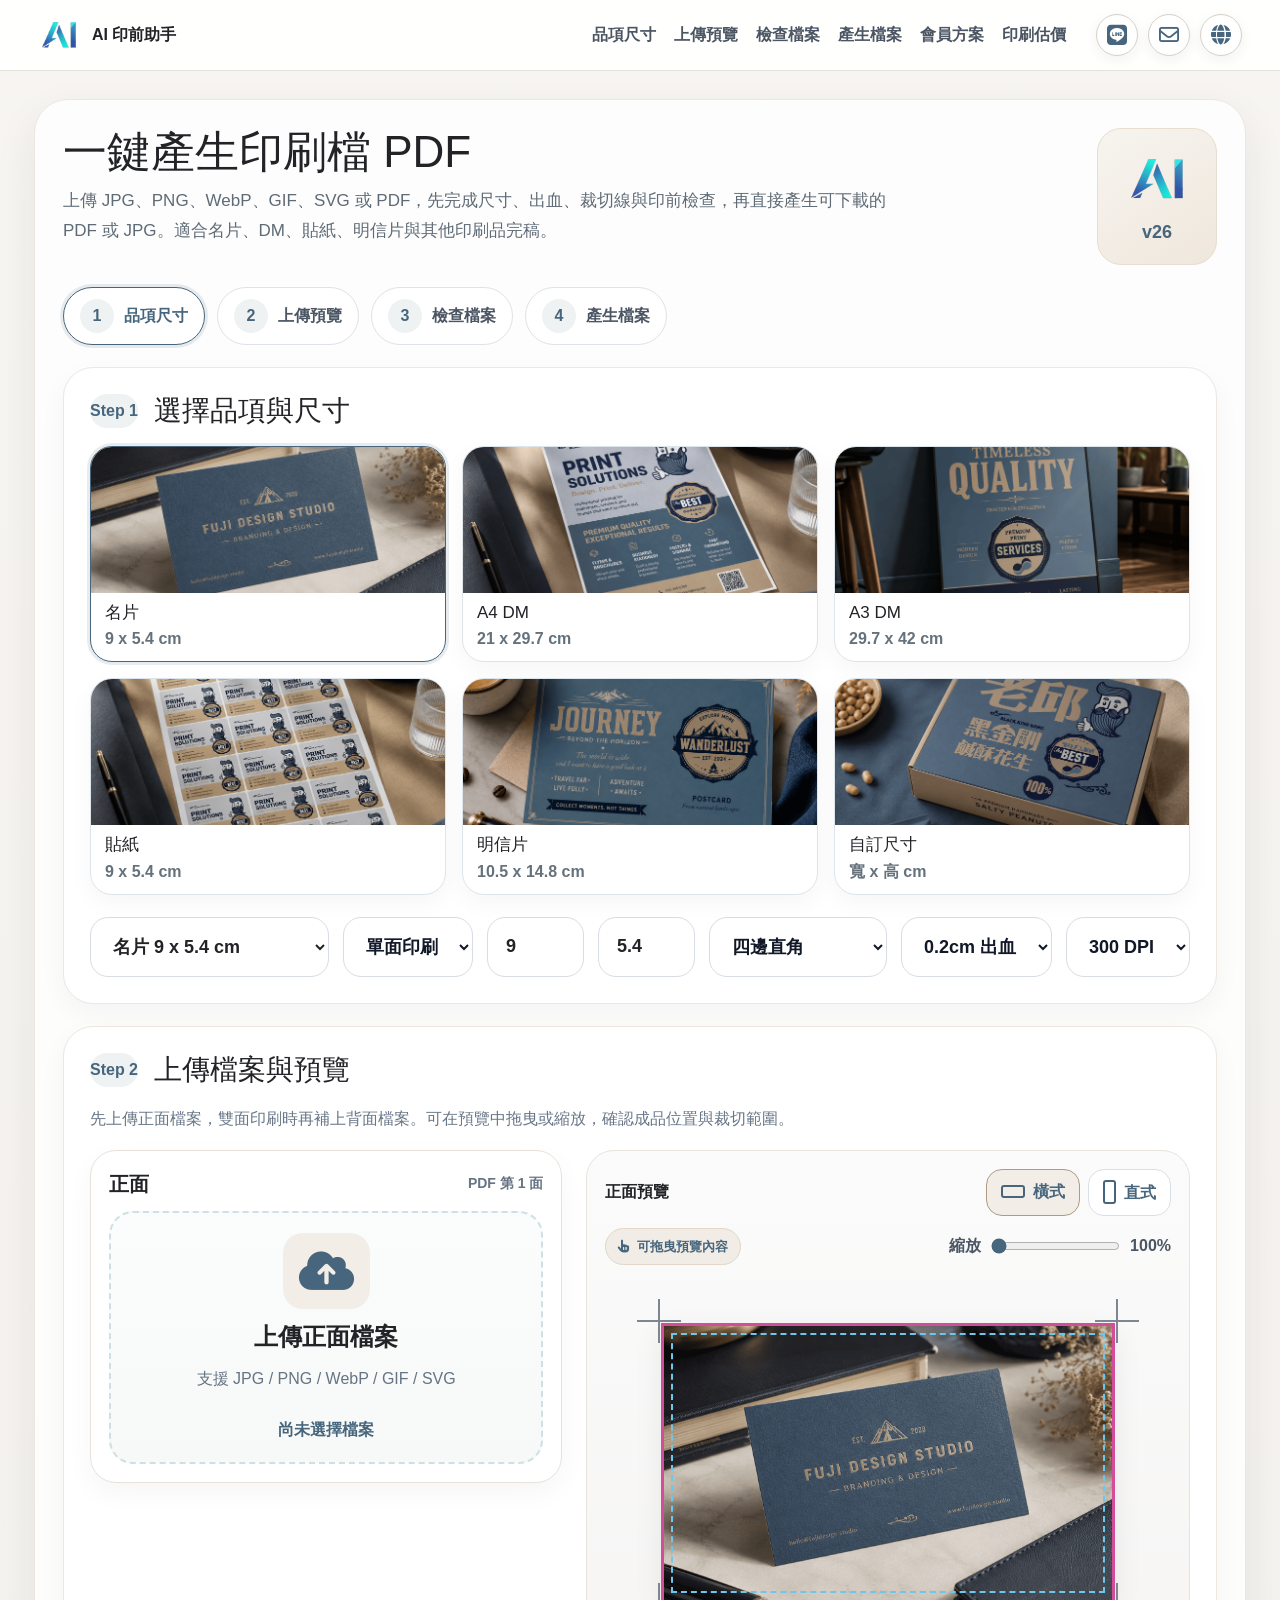
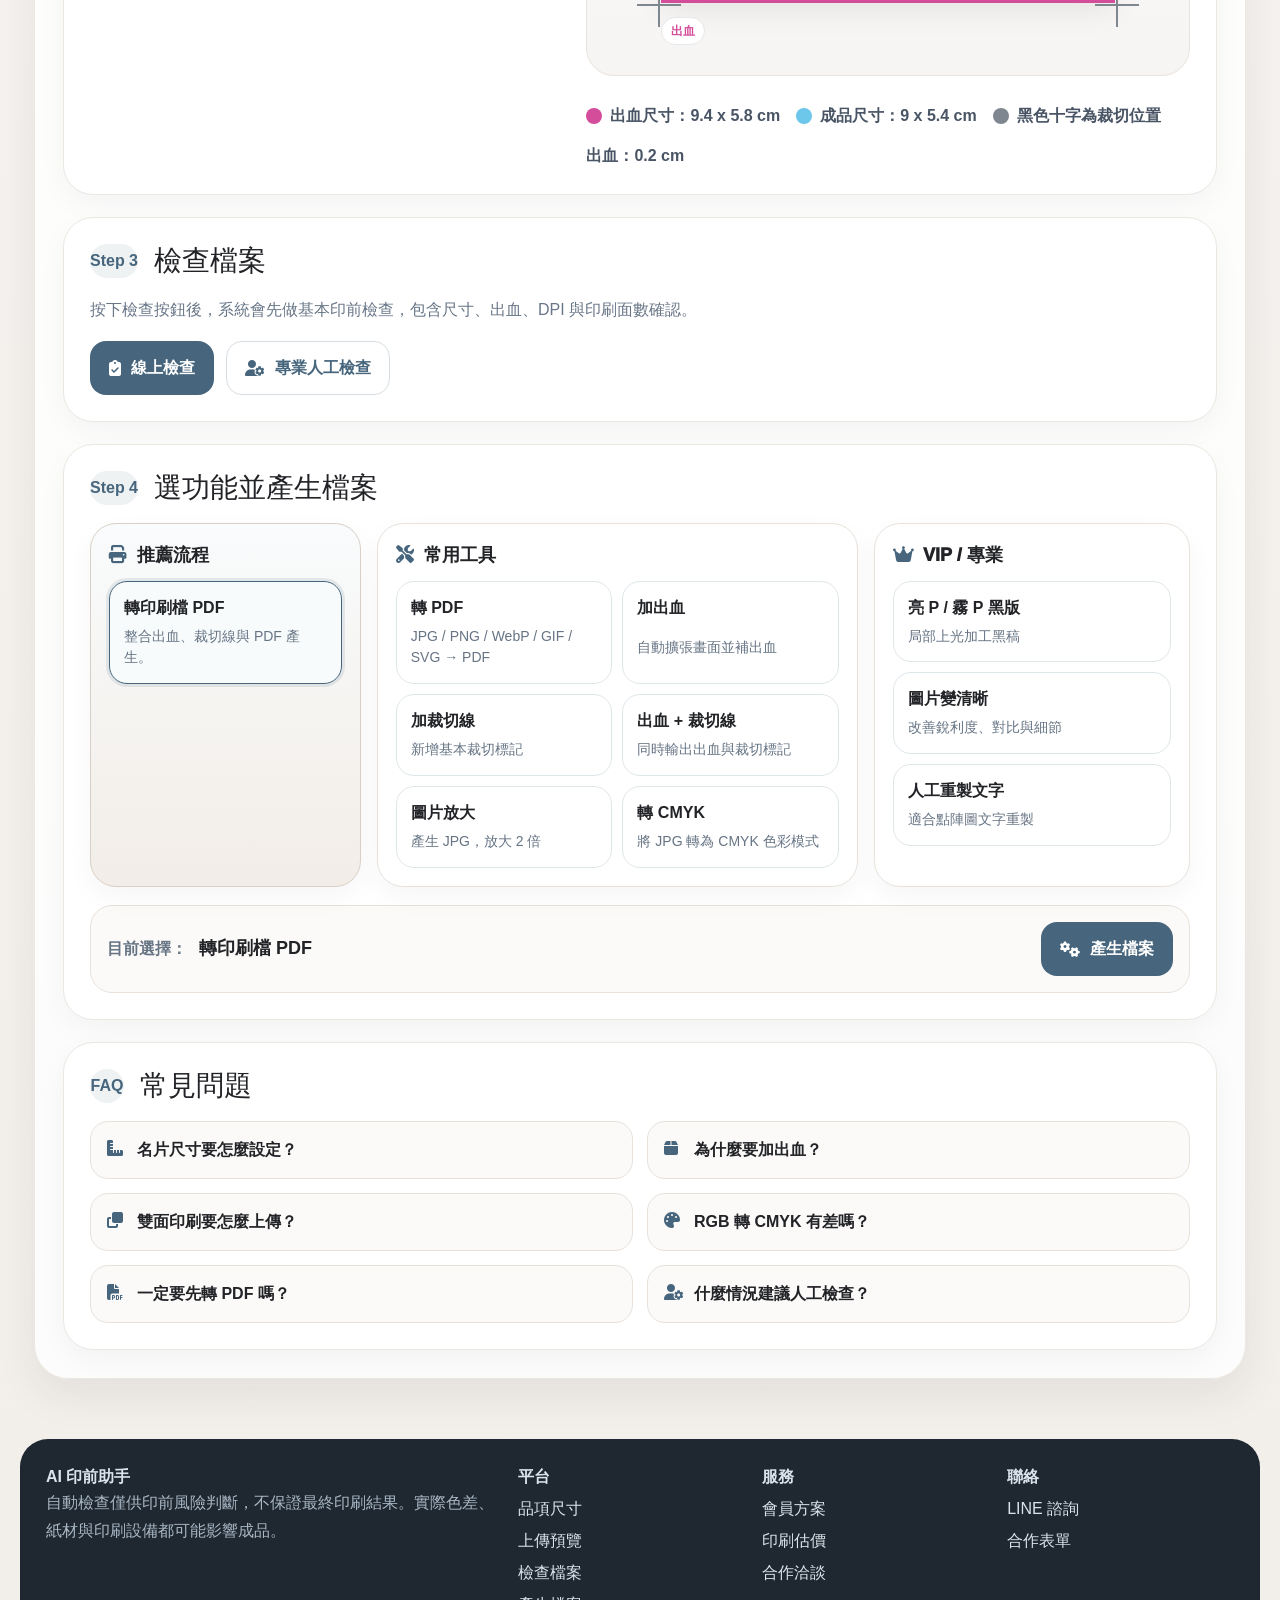
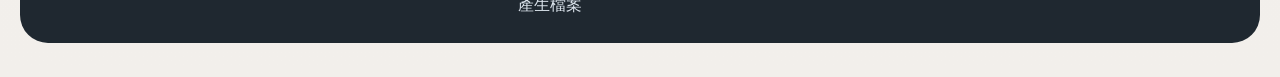
<file: index.html>
﻿<!doctype html>
<html lang="zh-Hant">
<head>
<meta charset="utf-8">
<meta name="viewport" content="width=device-width,initial-scale=1">
<title>AI 印前助手｜印刷檔轉 PDF、出血裁切、線上檢查</title>
<meta name="description" content="AI 印前助手提供印刷檔轉 PDF、出血裁切、線上檔案檢查、RGB 轉 CMYK 與印刷估價功能。">
<link rel="stylesheet" href="https://cdn.jsdelivr.net/npm/bootstrap@5.3.3/dist/css/bootstrap.min.css">
<link rel="stylesheet" href="https://cdnjs.cloudflare.com/ajax/libs/font-awesome/6.5.0/css/all.min.css">
<link rel="stylesheet" href="skin/css/style.css">
</head>
<body>
<header class="site-header">
  <div class="site-nav">
    <a class="logo logo-real" href="index.html"><img src="skin/img/logo-ai-clean.png" alt="AI 印前助手 Logo"><span>AI 印前助手</span></a>
    <nav class="nav-menu">
      <a href="#step1">品項尺寸</a>
      <a href="#step2">上傳預覽</a>
      <a href="#step3">檢查檔案</a>
      <a href="#step4">產生檔案</a>
      <a href="plans.html">會員方案</a>
      <a href="print-pricing.html">印刷估價</a>
    </nav>
    <div class="social-icons" aria-label="聯絡方式">
      <button class="social-btn line-btn" type="button" data-open-line title="LINE 聯絡客服"><i class="fa-brands fa-line"></i></button>
      <a class="social-btn" href="mailto:wegomwc@gmail.com" title="Email"><i class="fa-regular fa-envelope"></i></a>
      <a class="social-btn" href="https://phpmytool.com/" target="_blank" rel="noopener" title="網站"><i class="fa-solid fa-globe"></i></a>
    </div>
    <button class="mobile-toggle" type="button" aria-label="開啟選單"><i class="fa-solid fa-bars"></i></button>
  </div>
</header>

<main>
<section class="hero hero-v7">
  <div class="hero-inner">
    <div class="flow-shell">
      <div class="flow-header">
        <div>
          <h1 id="heroTitle">一鍵產生印刷檔 PDF</h1>
          <p id="heroSubtitle">上傳 JPG、PNG、WebP、GIF、SVG 或 PDF，先完成尺寸、出血、裁切線與印前檢查，再直接產生可下載的 PDF 或 JPG。適合名片、DM、貼紙、明信片與其他印刷品完稿。</p>
        </div>
        <div class="flow-logo"><img src="skin/img/logo-ai-clean.png" alt="AI 印前助手 Logo"><span>v26</span></div>
      </div>

      <div class="step-nav">
        <a class="step-pill active" href="#step1"><b>1</b>品項尺寸</a>
        <a class="step-pill" href="#step2"><b>2</b>上傳預覽</a>
        <a class="step-pill" href="#step3"><b>3</b>檢查檔案</a>
        <a class="step-pill" href="#step4"><b>4</b>產生檔案</a>
      </div>

      <section class="step-block-v7" id="step1">
        <div class="step-head-v7"><span class="step-no">Step 1</span><h2>選擇品項與尺寸</h2></div>
        <div class="scene-grid-v7">
          <div class="scene-card active" data-product="business-card"><div class="scene-thumb" style="background-image:url('skin/img/print/business-card.png')"></div><h4>名片</h4><p>9 x 5.4 cm</p></div>
          <div class="scene-card" data-product="a4dm"><div class="scene-thumb" style="background-image:url('skin/img/print/a4-dm.png')"></div><h4>A4 DM</h4><p>21 x 29.7 cm</p></div>
          <div class="scene-card" data-product="a3dm"><div class="scene-thumb" style="background-image:url('skin/img/print/large-format.png')"></div><h4>A3 DM</h4><p>29.7 x 42 cm</p></div>
          <div class="scene-card" data-product="sticker-card"><div class="scene-thumb" style="background-image:url('skin/img/print/sticker.png')"></div><h4>貼紙</h4><p>9 x 5.4 cm</p></div>
          <div class="scene-card" data-product="postcard"><div class="scene-thumb" style="background-image:url('skin/img/print/postcard.png')"></div><h4>明信片</h4><p>10.5 x 14.8 cm</p></div>
          <div class="scene-card" data-product="custom"><div class="scene-thumb" style="background-image:url('skin/img/print/package.png')"></div><h4>自訂尺寸</h4><p>寬 x 高 cm</p></div>
        </div>
        <div class="size-form-v13">
          <select id="productType">
            <option value="business-card">名片 9 x 5.4 cm</option>
            <option value="a4dm">A4 DM 21 x 29.7 cm</option>
            <option value="a3dm">A3 DM 29.7 x 42 cm</option>
            <option value="sticker-card">貼紙 9 x 5.4 cm</option>
            <option value="postcard">明信片 10.5 x 14.8 cm</option>
            <option value="custom">自訂尺寸</option>
          </select>
          <select id="printSide" aria-label="印刷面數"><option value="single" selected>單面印刷</option><option value="double">雙面印刷</option></select>
          <label class="unit-field"><input id="widthCm" type="number" step="0.1" value="9" placeholder="寬"><span>CM</span></label>
          <label class="unit-field"><input id="heightCm" type="number" step="0.1" value="5.4" placeholder="高"><span>CM</span></label>
          <select id="cornerRadius" aria-label="四邊圓角"><option value="0" selected>四邊直角</option><option value="2">四邊圓角 2mm</option><option value="3">四邊圓角 3mm</option><option value="5">四邊圓角 5mm</option></select>
          <select id="bleedCm" aria-label="出血"><option value="0.2" selected>0.2cm 出血</option><option value="0.3">0.3cm 出血</option></select>
          <select id="targetDpi" aria-label="DPI"><option value="300" selected>300 DPI</option></select>
        </div>
      </section>

      <section class="step-block-v7" id="step2">
        <div class="step-head-v7"><span class="step-no">Step 2</span><h2>上傳檔案與預覽</h2></div>
        <p class="section-desc">先上傳正面檔案，雙面印刷時再補上背面檔案。可在預覽中拖曳或縮放，確認成品位置與裁切範圍。</p>
        <div class="duplex-layout">
          <div class="upload-side-list">
            <div class="side-upload-card active" data-side-box="front">
              <div class="side-title"><span>正面</span><small>PDF 第 1 面</small></div>
              <div class="dropzone-side" data-side="front" role="button" tabindex="0">
                <input id="frontFileInput" class="side-file-input" data-side="front" type="file" accept=".jpg,.jpeg,.png,.gif,.svg,.pdf,.ai,.eps,.webp" hidden>
                <i class="fa-solid fa-cloud-arrow-up upload-cloud"></i>
                <strong>上傳正面檔案</strong>
                <span>支援 JPG / PNG / WebP / GIF / SVG</span>
                <div class="file-name" id="frontFileName">尚未選擇檔案</div>
              </div>
            </div>
            <div class="side-upload-card back-side-panel" data-side-box="back">
              <div class="side-title"><span>背面</span><small>PDF 第 2 面</small></div>
              <div class="dropzone-side" data-side="back" role="button" tabindex="0">
                <input id="backFileInput" class="side-file-input" data-side="back" type="file" accept=".jpg,.jpeg,.png,.gif,.svg,.pdf,.ai,.eps,.webp" hidden>
                <i class="fa-solid fa-cloud-arrow-up upload-cloud"></i>
                <strong>上傳背面檔案</strong>
                <span>雙面印刷時使用</span>
                <div class="file-name" id="backFileName">尚未選擇檔案</div>
              </div>
            </div>
          </div>
          <div class="preview-stack">
            <div class="preview-board preview-side" data-side-preview="front">
              <div class="preview-orientation-bar">
                <span>正面預覽</span>
                <div class="orientation-switch preview-orientation-switch">
                  <button class="orientation-btn active" type="button" data-orientation="landscape">橫式</button>
                  <button class="orientation-btn" type="button" data-orientation="portrait">直式</button>
                </div>
              </div>
              <div class="preview-tools">
                <div class="drag-note"><i class="fa-solid fa-hand-pointer"></i> 可拖曳預覽內容</div>
                <label class="zoom-box">縮放 <input type="range" class="zoomRange" data-side="front" min="100" max="250" value="100"><span class="zoomLabel" data-side="front">100%</span></label>
              </div>
              <div class="print-preview-wrap">
                <div class="print-preview" data-preview="front">
                  <div class="preview-stage"><img class="preview-img" data-side="front" alt="正面預覽"></div>
                  <div class="bleed-frame"></div><div class="trim-frame"></div>
                  <div class="crop-mark tl"></div><div class="crop-mark tr"></div><div class="crop-mark bl"></div><div class="crop-mark br"></div>
                  <div class="corner-label bleed">出血</div>
                </div>
              </div>
            </div>
            <div class="preview-board preview-side back-side-panel" data-side-preview="back">
              <div class="preview-orientation-bar"><span>背面預覽</span><small>雙面印刷 / 出血 / 裁切線</small></div>
              <div class="preview-tools">
                <div class="drag-note"><i class="fa-solid fa-hand-pointer"></i> 可拖曳預覽內容</div>
                <label class="zoom-box">縮放 <input type="range" class="zoomRange" data-side="back" min="100" max="250" value="100"><span class="zoomLabel" data-side="back">100%</span></label>
              </div>
              <div class="print-preview-wrap">
                <div class="print-preview" data-preview="back">
                  <div class="preview-stage"><img class="preview-img" data-side="back" alt="背面預覽"></div>
                  <div class="bleed-frame"></div><div class="trim-frame"></div>
                  <div class="crop-mark tl"></div><div class="crop-mark tr"></div><div class="crop-mark bl"></div><div class="crop-mark br"></div>
                  <div class="corner-label bleed">出血</div>
                </div>
              </div>
            </div>
            <div class="preview-legend">
              <span><i class="legend-dot legend-red"></i>出血尺寸：<b id="metaBleed">9.4 x 5.8 cm</b></span>
              <span><i class="legend-dot legend-blue"></i>成品尺寸：<b id="metaTrim">9 x 5.4 cm</b></span>
              <span><i class="legend-dot legend-black"></i>黑色十字為裁切位置</span>
              <span>出血：<b id="metaBleedValue">0.2 cm</b></span>
            </div>
          </div>
        </div>
      </section>

      <section class="step-block-v7" id="step3">
        <div class="step-head-v7"><span class="step-no">Step 3</span><h2>檢查檔案</h2></div>
        <p class="section-desc">按下檢查按鈕後，系統會先做基本印前檢查，包含尺寸、出血、DPI 與印刷面數確認。</p>
        <div class="step-actions">
          <button class="btnx btnx-primary" id="preflightBtn" type="button"><i class="fa-solid fa-clipboard-check"></i> 線上檢查</button>
          <button class="btnx btnx-ghost" id="manualCheckBtn" type="button"><i class="fa-solid fa-user-gear"></i> 專業人工檢查</button>
        </div>
        <div class="preflight-report" id="preflightReport">
          <div class="report-top">
            <div>
              <h3 id="reportTitle">等待檢查</h3>
              <p id="reportDesc">上傳檔案後即可開始檢查。</p>
            </div>
            <span class="risk-badge risk-medium" id="riskBadge">中風險</span>
          </div>
          <div class="check-list" id="checkList"></div>
          <p><b>建議處理：</b><span id="suggestedActions">請先上傳檔案。</span></p>
        </div>
      </section>

      <section class="step-block-v7 step-tools-v19" id="step4">
        <div class="step-head-v7"><span class="step-no">Step 4</span><h2>選功能並產生檔案</h2></div>
        <div class="tool-panel-grid">
          <div class="tool-panel recommended-panel">
            <div class="tool-panel-title"><i class="fa-solid fa-print"></i><span>推薦流程</span></div>
            <button class="repair-tool active" type="button" data-action="print_ready"><strong>轉印刷檔 PDF</strong><small>整合出血、裁切線與 PDF 產生。</small></button>
          </div>
          <div class="tool-panel">
            <div class="tool-panel-title"><i class="fa-solid fa-screwdriver-wrench"></i><span>常用工具</span></div>
            <div class="tool-list compact-tools">
              <button class="repair-tool" type="button" data-action="convert_pdf"><strong>轉 PDF</strong><small>JPG / PNG / WebP / GIF / SVG → PDF</small></button>
              <button class="repair-tool" type="button" data-action="add_bleed"><strong>加出血</strong><small>自動擴張畫面並補出血</small></button>
              <button class="repair-tool" type="button" data-action="add_crop_marks"><strong>加裁切線</strong><small>新增基本裁切標記</small></button>
              <button class="repair-tool" type="button" data-action="bleed_crop"><strong>出血 + 裁切線</strong><small>同時輸出出血與裁切標記</small></button>
              <button class="repair-tool" type="button" data-action="upscale"><strong>圖片放大</strong><small>產生 JPG，放大 2 倍</small></button>
              <button class="repair-tool" type="button" data-action="convert_cmyk"><strong>轉 CMYK</strong><small>將 JPG 轉為 CMYK 色彩模式</small></button>
            </div>
          </div>
          <div class="tool-panel vip-panel">
            <div class="tool-panel-title"><i class="fa-solid fa-crown"></i><span>VIP / 專業</span></div>
            <div class="tool-list">
              <button class="repair-tool" type="button" data-action="coating_plate" data-vip="yes"><strong>亮 P / 霧 P 黑版</strong><small>局部上光加工黑稿</small></button>
              <button class="repair-tool" type="button" data-action="enhance_pdf" data-vip="yes"><strong>圖片變清晰</strong><small>改善銳利度、對比與細節</small></button>
              <button class="repair-tool" type="button" data-action="redraw_text" data-vip="yes"><strong>人工重製文字</strong><small>適合點陣圖文字重製</small></button>
            </div>
          </div>
        </div>
        <div class="selected-tool-bar"><span>目前選擇：</span><b id="currentToolName">轉印刷檔 PDF</b><button class="btnx btnx-primary" id="processBtn" type="button"><i class="fa-solid fa-gears"></i> 產生檔案</button></div>
        <div class="download-row"><a class="btnx btnx-primary d-none" id="downloadLink" href="#" download><i class="fa-solid fa-download"></i> 下載處理完成檔案</a></div>
      </section>

      <section class="faq-section" id="faq">
        <div class="step-head-v7"><span class="step-no">FAQ</span><h2>常見問題</h2></div>
        <div class="faq-grid faq-seo-grid">
          <details><summary><i class="fa-solid fa-ruler-combined"></i> 名片尺寸要怎麼設定？</summary><p>一般名片尺寸為 90 x 54 mm，若需要出血，畫面尺寸會自動加大為 94 x 58 mm。</p></details>
          <details><summary><i class="fa-solid fa-box"></i> 為什麼要加出血？</summary><p>出血可以避免裁切時出現白邊，特別是滿版底色或照片排版時更重要。</p></details>
          <details><summary><i class="fa-solid fa-clone"></i> 雙面印刷要怎麼上傳？</summary><p>選擇雙面印刷後，會顯示背面上傳區塊，請把正反面檔案分開上傳。</p></details>
          <details><summary><i class="fa-solid fa-palette"></i> RGB 轉 CMYK 有差嗎？</summary><p>螢幕顯示與印刷輸出本來就不同，轉換前建議先確認色彩風險與打樣需求。</p></details>
          <details><summary><i class="fa-solid fa-file-pdf"></i> 一定要先轉 PDF 嗎？</summary><p>PDF 是最常見的印刷交檔格式，能保留尺寸、出血與裁切位置。</p></details>
          <details><summary><i class="fa-solid fa-user-gear"></i> 什麼情況建議人工檢查？</summary><p>文字很多、字級很小、特殊色、刀模、燙金、白墨、局部光、折線或包裝類檔案，建議做人工完稿確認。</p></details>
        </div>
      </section>
    </div>
  </div>
</section>
</main>

<div class="member-modal" id="memberModal">
  <div class="member-card">
    <h3>加入 VIP</h3>
    <p>進階工具屬於 VIP 或專業完稿功能。如果需要更完整的印前修復，可參考會員方案。</p>
    <div class="d-grid gap-2 mt-3">
      <a class="btnx btnx-primary" href="plans.html">查看 VIP 方案</a>
      <button class="btnx btnx-ghost" type="button" data-close-modal>稍後再說</button>
    </div>
  </div>
</div>

<div class="line-modal" id="lineModal">
  <div class="line-card">
    <button class="line-close" type="button" data-close-line>&times;</button>
    <h3 id="lineModalTitle">LINE 聯絡客服</h3>
    <p id="lineModalDesc">請掃描 QR Code 加入好友，或搜尋 LINE ID：<strong>minwanchun</strong></p>
    <img src="skin/img/line-qr.png" alt="LINE QR Code">
  </div>
</div>

<div class="account-modal" id="accountModal">
  <div class="account-card account-card-login">
    <button class="line-close" type="button" data-close-account>&times;</button>
    <span class="plan-badge">帳號綁定</span>
    <h3>登入或綁定帳號</h3>
    <p>目前頁面保留帳號模態視窗，但產生檔案流程已可直接使用，不必先登入。</p>
    <div class="login-options">
      <button class="login-btn google" type="button" data-bind-provider="Google"><i class="fa-brands fa-google"></i><span>使用 Google</span></button>
      <button class="login-btn email" type="button" data-bind-provider="Email"><i class="fa-regular fa-envelope"></i><span>使用 Email</span></button>
      <button class="login-btn apple" type="button" data-bind-provider="Apple"><i class="fa-brands fa-apple"></i><span>使用 Apple</span></button>
      <button class="login-btn line" type="button" data-bind-provider="LINE"><i class="fa-brands fa-line"></i><span>使用 LINE</span></button>
      <button class="login-btn fb" type="button" data-bind-provider="Facebook"><i class="fa-brands fa-facebook-f"></i><span>使用 Facebook</span></button>
    </div>
  </div>
</div>

<div class="payment-modal" id="paymentModal">
  <div class="payment-card">
    <button class="line-close" type="button" data-close-payment>&times;</button>
    <span class="plan-badge">會員結帳</span>
    <h3 id="paymentPlanName">會員方案</h3>
    <p>此視窗保留給方案頁使用。</p>
    <div class="d-grid gap-2 mt-3">
      <button class="btnx btnx-primary" id="fakePayBtn" type="button">確認付款並開通測試會員</button>
      <button class="btnx btnx-ghost" type="button" data-close-payment>關閉</button>
    </div>
  </div>
</div>

<div class="coop-modal" id="coopModal">
  <div class="coop-card">
    <button class="line-close" type="button" data-close-coop>&times;</button>
    <span class="plan-badge">合作洽談</span>
    <h3>合作洽談表單</h3>
    <div class="coop-form">
      <input id="coopCompany" type="text" placeholder="公司名稱">
      <input id="coopName" type="text" placeholder="聯絡人">
      <input id="coopLine" type="text" placeholder="LINE ID">
      <input id="coopEmail" type="email" placeholder="Email">
      <select id="coopType"><option value="printing">印刷合作</option><option value="design">設計合作</option><option value="integration">系統串接</option></select>
      <textarea id="coopNote" rows="4" placeholder="合作需求說明"></textarea>
      <button class="btnx btnx-primary" id="coopSubmitBtn" type="button">送出合作需求</button>
      <div id="coopResult" class="mt-3"></div>
    </div>
  </div>
</div>

<footer class="footer">
  <div class="footer-inner">
    <div><b>AI 印前助手</b><p>自動檢查僅供印前風險判斷，不保證最終印刷結果。實際色差、紙材與印刷設備都可能影響成品。</p></div>
    <div><b>平台</b><a href="index.html#step1">品項尺寸</a><a href="index.html#step2">上傳預覽</a><a href="index.html#step3">檢查檔案</a><a href="index.html#step4">產生檔案</a></div>
    <div><b>服務</b><a href="plans.html">會員方案</a><a href="print-pricing.html">印刷估價</a><a href="cooperation.html">合作洽談</a></div>
    <div><b>聯絡</b><a href="#" data-open-line>LINE 諮詢</a><a href="#" data-open-coop>合作表單</a></div>
  </div>
</footer>

<script src="https://code.jquery.com/jquery-3.7.1.min.js"></script>
<script src="https://cdn.jsdelivr.net/npm/bootstrap@5.3.3/dist/js/bootstrap.bundle.min.js"></script>
<script src="skin/js/main.js?v=20260617"></script>
</body>
</html>
</file>
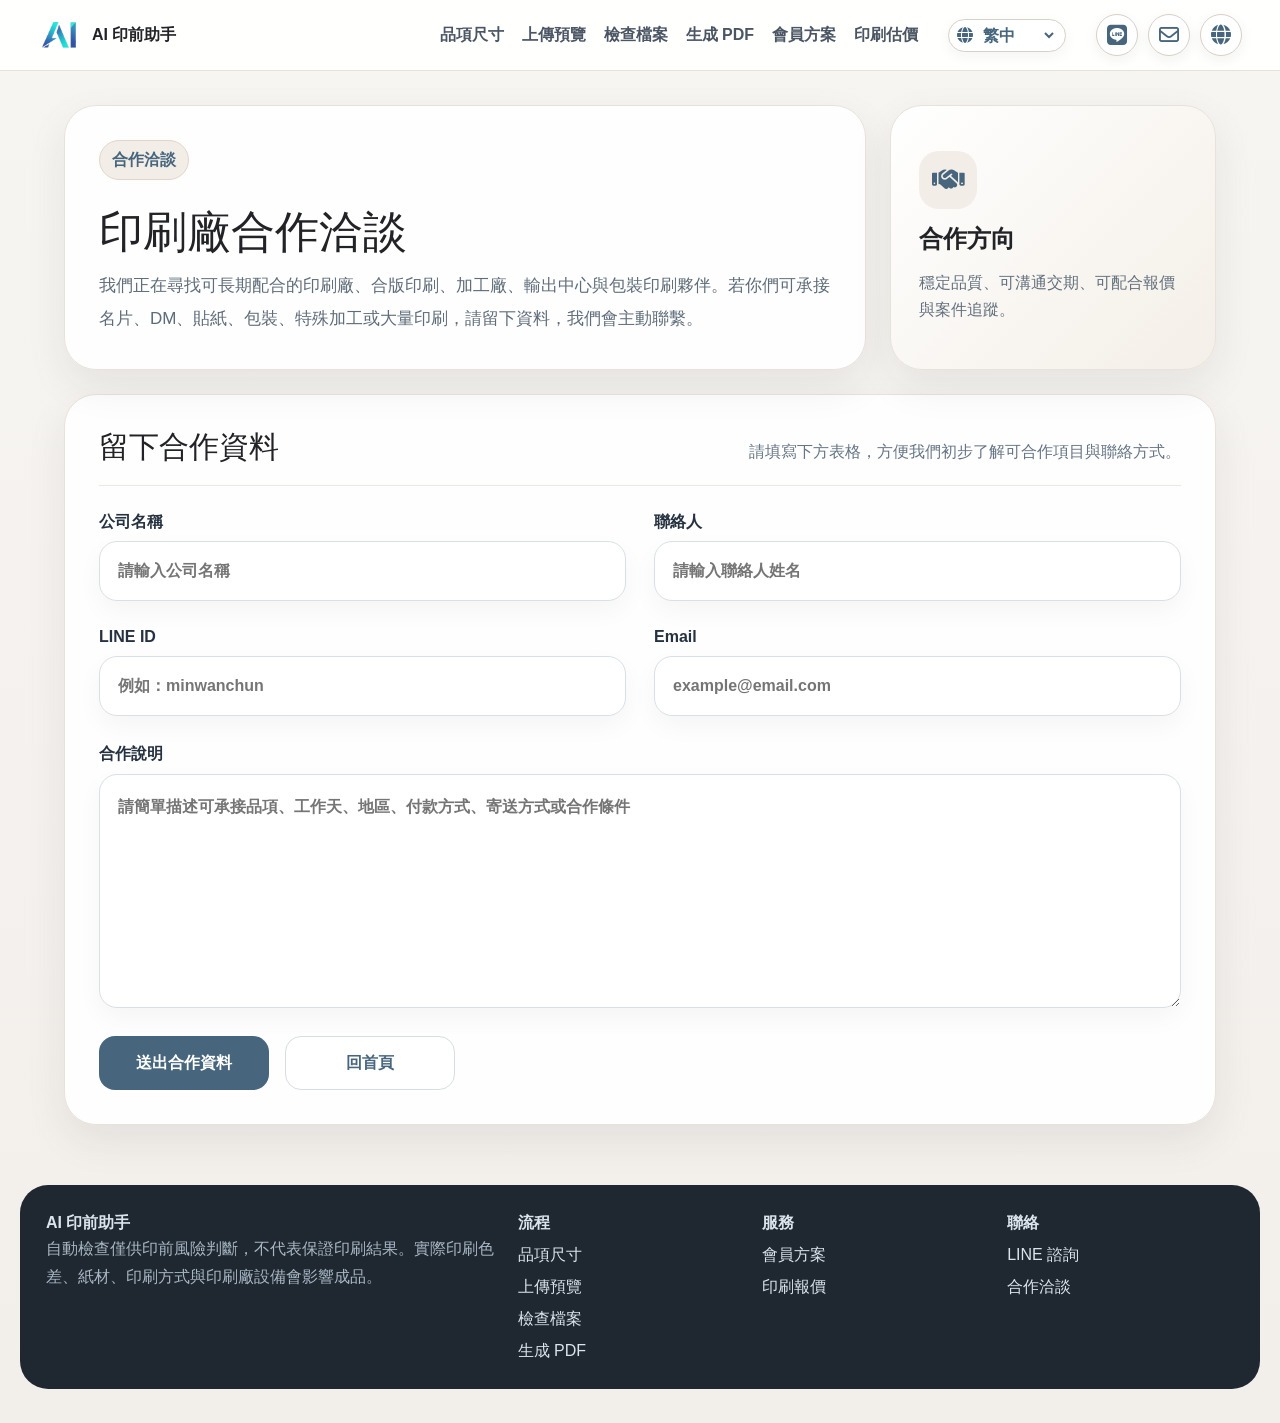
<file: cooperation.html>
<!doctype html>
<html lang="zh-Hant">
<head>
<meta charset="utf-8">
<meta name="viewport" content="width=device-width,initial-scale=1">
<title>合作洽談｜AI 印前助手</title>
<meta name="description" content="AI 印前助手印刷廠合作洽談表單，歡迎合版印刷、加工廠、大圖輸出、包裝印刷與禮品印刷合作。">
<link rel="stylesheet" href="https://cdn.jsdelivr.net/npm/bootstrap@5.3.3/dist/css/bootstrap.min.css">
<link rel="stylesheet" href="https://cdnjs.cloudflare.com/ajax/libs/font-awesome/6.5.0/css/all.min.css">
<link rel="stylesheet" href="skin/css/style.css">
</head>
<body>
<header class="site-header">
  <div class="site-nav">
    <a class="logo logo-real" href="index.html"><img src="skin/img/logo-ai-clean.png" alt="AI 印前助手 Logo"><span>AI 印前助手</span></a>
    <nav class="nav-menu">
      <a href="#step1">品項尺寸</a>
      <a href="#step2">上傳預覽</a>
      <a href="#step3">檢查檔案</a>
      <a href="#step4">生成 PDF</a>
      <a href="plans.html">會員方案</a>
      <a href="print-pricing.html">印刷估價</a>
    </nav>
    <div class="lang-switch"><i class="fa-solid fa-globe"></i><select id="langSelect" aria-label="Language"><option value="zh-Hant">繁中</option><option value="en">English</option><option value="ja">日本語</option></select></div>
    <div class="social-icons" aria-label="聯絡方式">
      <button class="social-btn line-btn" type="button" data-open-line title="LINE 聯絡客服"><i class="fa-brands fa-line"></i></button>
      <a class="social-btn" href="mailto:wegomwc@gmail.com" title="Email"><i class="fa-regular fa-envelope"></i></a>
      <a class="social-btn" href="https://phpmytool.com/" target="_blank" rel="noopener" title="網站"><i class="fa-solid fa-globe"></i></a>
    </div>
    <button class="mobile-toggle" type="button" aria-label="開啟選單"><i class="fa-solid fa-bars"></i></button>
  </div>
</header>
<main class="page-main standalone-main coop-bg">
  <section class="coop-hero-panel">
    <div class="coop-hero-copy">
      <span class="plan-badge">合作洽談</span>
      <h1>印刷廠合作洽談</h1>
      <p>我們正在尋找可長期配合的印刷廠、合版印刷、加工廠、輸出中心與包裝印刷夥伴。若你們可承接名片、DM、貼紙、包裝、特殊加工或大量印刷，請留下資料，我們會主動聯繫。</p>
    </div>
    <div class="coop-hero-note">
      <i class="fa-solid fa-handshake"></i>
      <b>合作方向</b>
      <span>穩定品質、可溝通交期、可配合報價與案件追蹤。</span>
    </div>
  </section>

  <section class="coop-form-shell">
    <div class="coop-section-title">
      <h2>留下合作資料</h2>
      <p>請填寫下方表格，方便我們初步了解可合作項目與聯絡方式。</p>
    </div>

    <form class="coop-form coop-form-page redesigned-coop-form">
      <div class="coop-field-grid">
        <label>
          <span>公司名稱</span>
          <input type="text" id="coopCompany" placeholder="請輸入公司名稱">
        </label>
        <label>
          <span>聯絡人</span>
          <input type="text" id="coopName" placeholder="請輸入聯絡人姓名">
        </label>
        <label>
          <span>LINE ID</span>
          <input type="text" id="coopLine" placeholder="例如：minwanchun">
        </label>
        <label>
          <span>Email</span>
          <input type="email" id="coopEmail" placeholder="example@email.com">
        </label>
      </div>

      <label class="coop-note-field">
        <span>合作說明</span>
        <textarea id="coopNote" rows="7" placeholder="請簡單描述可承接品項、工作天、地區、付款方式、寄送方式或合作條件"></textarea>
      </label>
    </form>

    <div class="coop-action-row">
      <button class="btnx btnx-primary" type="button" id="coopSubmitBtn">送出合作資料</button>
      <a class="btnx btnx-ghost" href="index.html">回首頁</a>
    </div>
    <div class="coop-result" id="coopResult"></div>
  </section>
</main>
<footer class="footer"><div class="footer-inner"><div><b>AI 印前助手</b><p>自動檢查僅供印前風險判斷，不代表保證印刷結果。實際印刷色差、紙材、印刷方式與印刷廠設備會影響成品。</p></div><div><b>流程</b><a href="index.html#step1">品項尺寸</a><a href="index.html#step2">上傳預覽</a><a href="index.html#step3">檢查檔案</a><a href="index.html#step4">生成 PDF</a></div><div><b>服務</b><a href="plans.html">會員方案</a><a href="print-pricing.html">印刷報價</a></div><div><b>聯絡</b><a href="#" data-open-line>LINE 諮詢</a><a href="#" data-open-coop>合作洽談</a></div></div></footer>
<script src="https://code.jquery.com/jquery-3.7.1.min.js"></script>
<script src="skin/js/main.js"></script>
</body>
</html>
</file>
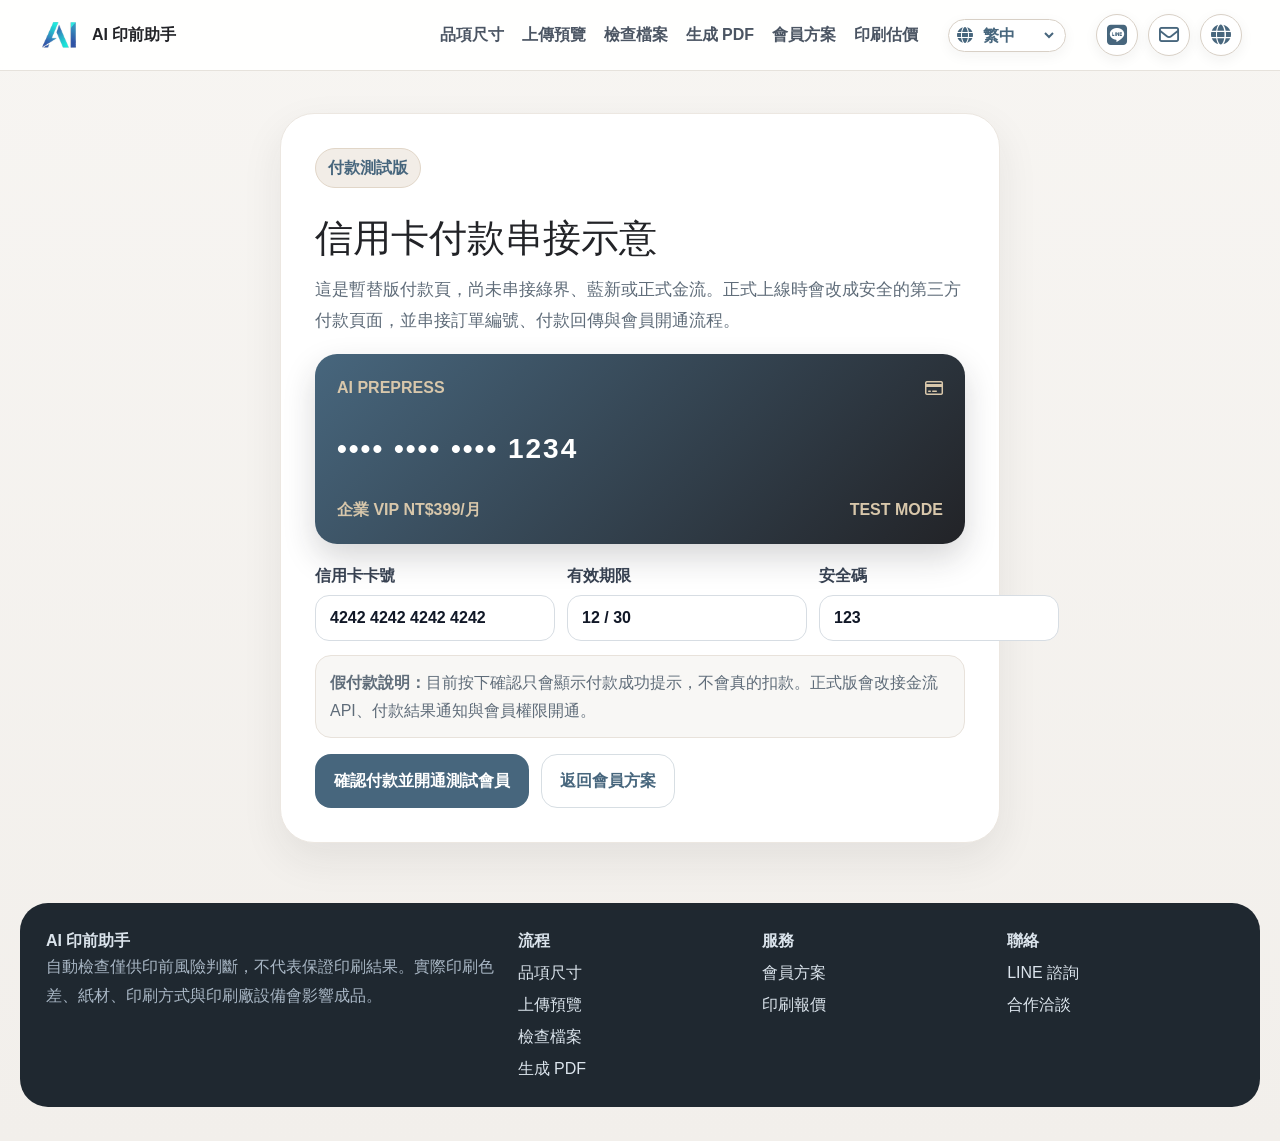
<file: payment-demo.html>
<!doctype html>
<html lang="zh-Hant">
<head>
<meta charset="utf-8">
<meta name="viewport" content="width=device-width,initial-scale=1">
<title>付款測試版｜AI 印前助手</title>
<meta name="description" content="AI 印前助手付款測試版，示意信用卡付款流程，尚未串接正式金流。">
<link rel="stylesheet" href="https://cdn.jsdelivr.net/npm/bootstrap@5.3.3/dist/css/bootstrap.min.css">
<link rel="stylesheet" href="https://cdnjs.cloudflare.com/ajax/libs/font-awesome/6.5.0/css/all.min.css">
<link rel="stylesheet" href="skin/css/style.css">
</head>
<body>
<header class="site-header">
  <div class="site-nav">
    <a class="logo logo-real" href="index.html"><img src="skin/img/logo-ai-clean.png" alt="AI 印前助手 Logo"><span>AI 印前助手</span></a>
    <nav class="nav-menu">
      <a href="#step1">品項尺寸</a>
      <a href="#step2">上傳預覽</a>
      <a href="#step3">檢查檔案</a>
      <a href="#step4">生成 PDF</a>
      <a href="plans.html">會員方案</a>
      <a href="print-pricing.html">印刷估價</a>
    </nav>
    <div class="lang-switch"><i class="fa-solid fa-globe"></i><select id="langSelect" aria-label="Language"><option value="zh-Hant">繁中</option><option value="en">English</option><option value="ja">日本語</option></select></div>
    <div class="social-icons" aria-label="聯絡方式">
      <button class="social-btn line-btn" type="button" data-open-line title="LINE 聯絡客服"><i class="fa-brands fa-line"></i></button>
      <a class="social-btn" href="mailto:wegomwc@gmail.com" title="Email"><i class="fa-regular fa-envelope"></i></a>
      <a class="social-btn" href="https://phpmytool.com/" target="_blank" rel="noopener" title="網站"><i class="fa-solid fa-globe"></i></a>
    </div>
    <button class="mobile-toggle" type="button" aria-label="開啟選單"><i class="fa-solid fa-bars"></i></button>
  </div>
</header>
<main class="page-main standalone-main">
  <section class="standalone-card payment-page-card">
    <span class="plan-badge">付款測試版</span>
    <h1>信用卡付款串接示意</h1>
    <p>這是暫替版付款頁，尚未串接綠界、藍新或正式金流。正式上線時會改成安全的第三方付款頁面，並串接訂單編號、付款回傳與會員開通流程。</p>

    <div class="fake-card-box">
      <div class="fake-card-top"><span>AI PREPRESS</span><i class="fa-regular fa-credit-card"></i></div>
      <div class="fake-card-number">•••• •••• •••• 1234</div>
      <div class="fake-card-bottom"><span id="paymentPlanName">企業 VIP NT$399/月</span><span>TEST MODE</span></div>
    </div>

    <div class="payment-form payment-form-page">
      <label>信用卡卡號<input type="text" value="4242 4242 4242 4242" readonly></label>
      <label>有效期限<input type="text" value="12 / 30" readonly></label>
      <label>安全碼<input type="text" value="123" readonly></label>
    </div>

    <div class="payment-note">
      <b>假付款說明：</b>目前按下確認只會顯示付款成功提示，不會真的扣款。正式版會改接金流 API、付款結果通知與會員權限開通。
    </div>

    <div class="step-actions">
      <button class="btnx btnx-primary" type="button" id="fakePayPageBtn">確認付款並開通測試會員</button>
      <a class="btnx btnx-ghost" href="plans.html">返回會員方案</a>
    </div>
    <div class="coop-result" id="paymentPageResult">測試付款成功，會員狀態已暫存在此瀏覽器。</div>
  </section>
</main>
<footer class="footer"><div class="footer-inner"><div><b>AI 印前助手</b><p>自動檢查僅供印前風險判斷，不代表保證印刷結果。實際印刷色差、紙材、印刷方式與印刷廠設備會影響成品。</p></div><div><b>流程</b><a href="index.html#step1">品項尺寸</a><a href="index.html#step2">上傳預覽</a><a href="index.html#step3">檢查檔案</a><a href="index.html#step4">生成 PDF</a></div><div><b>服務</b><a href="plans.html">會員方案</a><a href="print-pricing.html">印刷報價</a></div><div><b>聯絡</b><a href="#" data-open-line>LINE 諮詢</a><a href="#" data-open-coop>合作洽談</a></div></div></footer>
<script src="https://code.jquery.com/jquery-3.7.1.min.js"></script>
<script src="skin/js/main.js"></script>
</body>
</html>
</file>
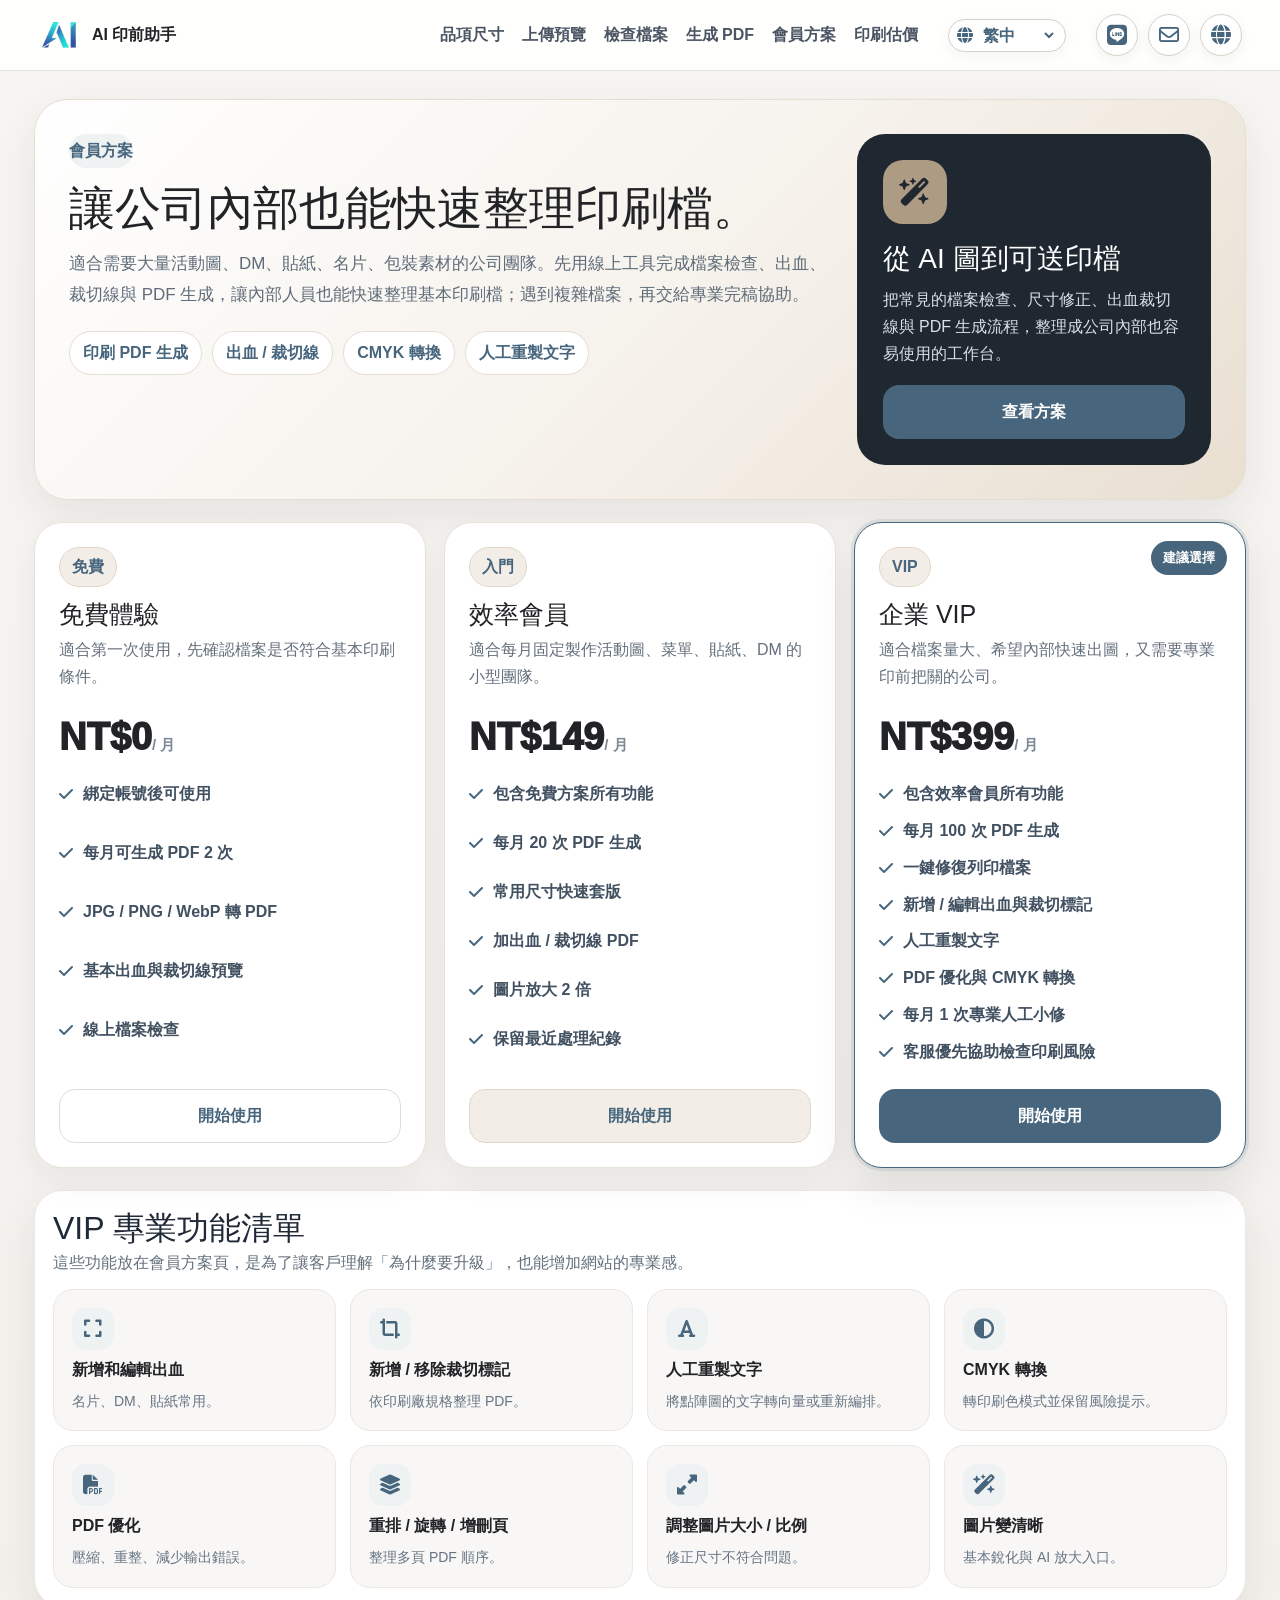
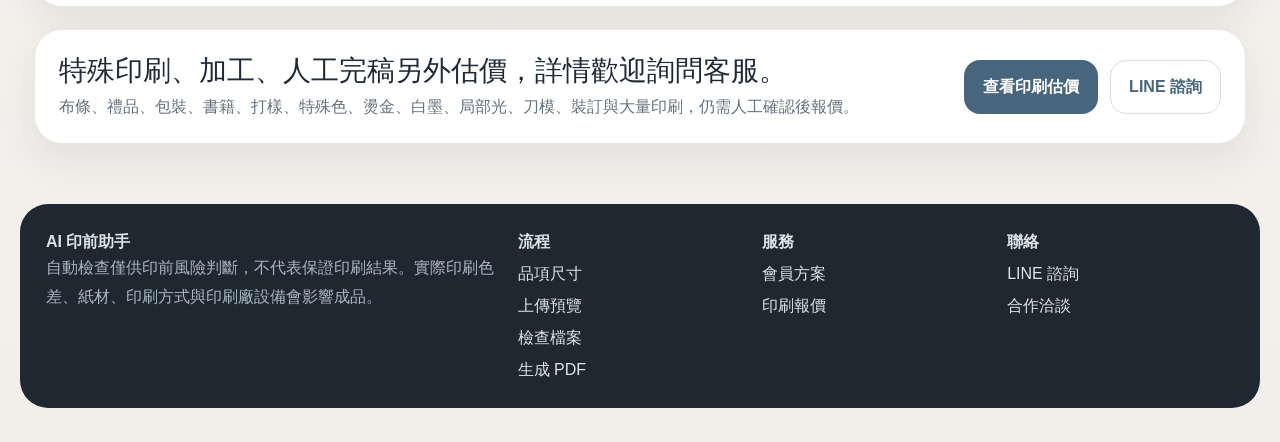
<file: plans.html>
<!doctype html>
<html lang="zh-Hant">
<head>
<meta charset="utf-8">
<meta name="viewport" content="width=device-width,initial-scale=1">
<title>會員方案｜AI 印前助手</title>
<meta name="description" content="AI 印前助手會員方案，提供線上檔案檢查、印刷 PDF 生成、出血裁切線、CMYK 轉換、圖片放大、人工重製文字與 從 AI 圖到可送印檔功能。">
<link rel="stylesheet" href="https://cdn.jsdelivr.net/npm/bootstrap@5.3.3/dist/css/bootstrap.min.css">
<link rel="stylesheet" href="https://cdnjs.cloudflare.com/ajax/libs/font-awesome/6.5.0/css/all.min.css">
<link rel="stylesheet" href="skin/css/style.css">
</head>
<body>
<!-- 導覽區域 STAR -->
<header class="site-header">
  <div class="site-nav">
    <a class="logo logo-real" href="index.html"><img src="skin/img/logo-ai-clean.png" alt="AI 印前助手 Logo"><span>AI 印前助手</span></a>
    <nav class="nav-menu">
      <a href="index.html#step1">品項尺寸</a>
      <a href="index.html#step2">上傳預覽</a>
      <a href="index.html#step3">檢查檔案</a>
      <a href="index.html#step4">生成 PDF</a>
      <a href="plans.html">會員方案</a>
      <a href="print-pricing.html">印刷估價</a>
    </nav>
    <div class="lang-switch"><i class="fa-solid fa-globe"></i><select id="langSelect" aria-label="Language"><option value="zh-Hant">繁中</option><option value="en">English</option><option value="ja">日本語</option></select></div><div class="social-icons" aria-label="聯絡方式">
      <button class="social-btn line-btn" type="button" data-open-line title="LINE 聯絡客服"><i class="fa-brands fa-line"></i></button>
      <a class="social-btn" href="mailto:wegomwc@gmail.com" title="Email"><i class="fa-regular fa-envelope"></i></a>
      <a class="social-btn" href="https://phpmytool.com/" target="_blank" rel="noopener" title="網站"><i class="fa-solid fa-globe"></i></a>
    </div>
    <button class="mobile-toggle" type="button" aria-label="開啟選單"><i class="fa-solid fa-bars"></i></button>
  </div>
</header>
<!-- 導覽區域 END -->

<main class="plans-main">
  <!-- 會員主視覺 STAR -->
  <section class="plans-hero">
    <div class="plans-hero-card">
      <div class="plans-hero-copy">
        <span class="step-no">會員方案</span>
        <h1>讓公司內部也能快速整理印刷檔。</h1>
        <p>適合需要大量活動圖、DM、貼紙、名片、包裝素材的公司團隊。先用線上工具完成檔案檢查、出血、裁切線與 PDF 生成，讓內部人員也能快速整理基本印刷檔；遇到複雜檔案，再交給專業完稿協助。</p>
        <div class="plans-hero-tags">
          <span>印刷 PDF 生成</span>
          <span>出血 / 裁切線</span>
          <span>CMYK 轉換</span>
          <span>人工重製文字</span>
        </div>
      </div>
      <div class="plans-hero-panel">
        <div class="panel-icon"><i class="fa-solid fa-wand-magic-sparkles"></i></div>
        <h2>從 AI 圖到可送印檔</h2>
        <p>把常見的檔案檢查、尺寸修正、出血裁切線與 PDF 生成流程，整理成公司內部也容易使用的工作台。</p>
        <a class="btnx btnx-primary" href="#plansList">查看方案</a>
      </div>
    </div>
  </section>
  <!-- 會員主視覺 END -->

  <!-- 方案卡片 STAR -->
  <section class="plans-section" id="plansList">
    <div class="plans-grid">

      <article class="plan-card">
        <div class="plan-head">
          <span class="plan-badge">免費</span>
          <h2>免費體驗</h2>
          <p>適合第一次使用，先確認檔案是否符合基本印刷條件。</p>
        </div>
        <div class="plan-price">NT$0<small>/ 月</small></div>
        <ul class="plan-list">
          <li><i class="fa-solid fa-check"></i>綁定帳號後可使用</li>
          <li><i class="fa-solid fa-check"></i>每月可生成 PDF 2 次</li>
          <li><i class="fa-solid fa-check"></i>JPG / PNG / WebP 轉 PDF</li>
          <li><i class="fa-solid fa-check"></i>基本出血與裁切線預覽</li>
          <li><i class="fa-solid fa-check"></i>線上檔案檢查</li>
        </ul>
        <button class="btnx btnx-ghost plan-btn" type="button" data-open-account>開始使用</button>
      </article>

      <article class="plan-card">
        <div class="plan-head">
          <span class="plan-badge">入門</span>
          <h2>效率會員</h2>
          <p>適合每月固定製作活動圖、菜單、貼紙、DM 的小型團隊。</p>
        </div>
        <div class="plan-price">NT$149<small>/ 月</small></div>
        <ul class="plan-list">
          <li><i class="fa-solid fa-check"></i>包含免費方案所有功能</li>
          <li><i class="fa-solid fa-check"></i>每月 20 次 PDF 生成</li>
          <li><i class="fa-solid fa-check"></i>常用尺寸快速套版</li>
          <li><i class="fa-solid fa-check"></i>加出血 / 裁切線 PDF</li>
          <li><i class="fa-solid fa-check"></i>圖片放大 2 倍</li>
          <li><i class="fa-solid fa-check"></i>保留最近處理紀錄</li>
        </ul>
        <a class="btnx btnx-light plan-btn" href="payment-demo.html?plan=starter">開始使用</a>
      </article>

      <article class="plan-card featured">
        <div class="recommended-ribbon">建議選擇</div>
        <div class="plan-head">
          <span class="plan-badge">VIP</span>
          <h2>企業 VIP</h2>
          <p>適合檔案量大、希望內部快速出圖，又需要專業印前把關的公司。</p>
        </div>
        <div class="plan-price">NT$399<small>/ 月</small></div>
        <ul class="plan-list">
          <li><i class="fa-solid fa-check"></i>包含效率會員所有功能</li>
          <li><i class="fa-solid fa-check"></i>每月 100 次 PDF 生成</li>
          <li><i class="fa-solid fa-check"></i>一鍵修復列印檔案</li>
          <li><i class="fa-solid fa-check"></i>新增 / 編輯出血與裁切標記</li>
          <li><i class="fa-solid fa-check"></i>人工重製文字</li>
          <li><i class="fa-solid fa-check"></i>PDF 優化與 CMYK 轉換</li>
          <li><i class="fa-solid fa-check"></i>每月 1 次專業人工小修</li>
          <li><i class="fa-solid fa-check"></i>客服優先協助檢查印刷風險</li>
        </ul>
        <a class="btnx btnx-primary plan-btn" href="payment-demo.html?plan=vip">開始使用</a>
      </article>

    </div>
  </section>
  <!-- 方案卡片 END -->

  <!-- VIP功能 STAR -->
  <section class="vip-feature-section">
    <div class="table-card">
      <div class="table-card-head">
        <h2>VIP 專業功能清單</h2>
        <p>這些功能放在會員方案頁，是為了讓客戶理解「為什麼要升級」，也能增加網站的專業感。</p>
      </div>
      <div class="vip-feature-grid">
        <div><i class="fa-solid fa-expand"></i><b>新增和編輯出血</b><span>名片、DM、貼紙常用。</span></div>
        <div><i class="fa-solid fa-crop-simple"></i><b>新增 / 移除裁切標記</b><span>依印刷廠規格整理 PDF。</span></div>
        <div><i class="fa-solid fa-font"></i><b>人工重製文字</b><span>將點陣圖的文字轉向量或重新編排。</span></div>
        <div><i class="fa-solid fa-circle-half-stroke"></i><b>CMYK 轉換</b><span>轉印刷色模式並保留風險提示。</span></div>
        <div><i class="fa-solid fa-file-pdf"></i><b>PDF 優化</b><span>壓縮、重整、減少輸出錯誤。</span></div>
        <div><i class="fa-solid fa-layer-group"></i><b>重排 / 旋轉 / 增刪頁</b><span>整理多頁 PDF 順序。</span></div>
        <div><i class="fa-solid fa-up-right-and-down-left-from-center"></i><b>調整圖片大小 / 比例</b><span>修正尺寸不符合問題。</span></div>
        <div><i class="fa-solid fa-wand-magic-sparkles"></i><b>圖片變清晰</b><span>基本銳化與 AI 放大入口。</span></div>
      </div>
    </div>
  </section>
  <!-- VIP功能 END -->

  <!-- 方案備註 STAR -->
  <section class="plans-note-section">
    <div class="price-cta">
      <div>
        <h3>特殊印刷、加工、人工完稿另外估價，詳情歡迎詢問客服。</h3>
        <p>布條、禮品、包裝、書籍、打樣、特殊色、燙金、白墨、局部光、刀模、裝訂與大量印刷，仍需人工確認後報價。</p>
      </div>
      <div class="cta-actions">
        <a class="btnx btnx-primary" href="print-pricing.html">查看印刷估價</a>
        <button class="btnx btnx-ghost" type="button" data-open-line>LINE 諮詢</button>
      </div>
    </div>
  </section>
  <!-- 方案備註 END -->
</main>

<!-- 綁定帳號視窗 STAR -->

<div class="account-modal" id="accountModal">
  <div class="account-card account-card-login">
    <button class="line-close" type="button" data-close-account>&times;</button>
    <span class="plan-badge">加入會員</span>
    <h3>登入或綁定帳號後開始使用</h3>
    <p>請選擇一種方式加入會員。綁定後可保留使用紀錄、下載紀錄與後續印刷估價資料。</p>
    <div class="login-options">
      <button class="login-btn google" type="button" data-bind-provider="Google"><i class="fa-brands fa-google"></i><span>使用 Google 帳號登入</span></button>
      <button class="login-btn email" type="button" data-bind-provider="Email"><i class="fa-regular fa-envelope"></i><span>使用 Email 登入</span></button>
      <button class="login-btn apple" type="button" data-bind-provider="Apple"><i class="fa-brands fa-apple"></i><span>使用 Apple 帳號登入</span></button>
      <button class="login-btn line" type="button" data-bind-provider="LINE"><i class="fa-brands fa-line"></i><span>使用 LINE 帳號登入</span></button>
      <button class="login-btn fb" type="button" data-bind-provider="Facebook"><i class="fa-brands fa-facebook-f"></i><span>使用 Facebook 帳號登入</span></button>
    </div>
    <p class="account-small-note">目前為前端示意流程；正式上線時可串接 Google / Apple / LINE / Facebook OAuth 或 Email 驗證。</p>
  </div>
</div>

<!-- 綁定帳號視窗 END -->

<!-- LINE QR 視窗 STAR -->
<div class="line-modal" id="lineModal">
  <div class="line-card">
    <button class="line-close" type="button" data-close-line>&times;</button>
    <h3 id="lineModalTitle">LINE 聯絡客服</h3>
    <p id="lineModalDesc">請掃描 QR Code 加入好友，或搜尋 LINE ID：<strong>minwanchun</strong></p>
    <img src="skin/img/line-qr.png" alt="LINE QR Code">
  </div>
</div>
<!-- LINE QR 視窗 END -->

<!-- Footer 區域 STAR -->

<footer class="footer"><div class="footer-inner"><div><b>AI 印前助手</b><p>自動檢查僅供印前風險判斷，不代表保證印刷結果。實際印刷色差、紙材、印刷方式與印刷廠設備會影響成品。</p></div><div><b>流程</b><a href="index.html#step1">品項尺寸</a><a href="index.html#step2">上傳預覽</a><a href="index.html#step3">檢查檔案</a><a href="index.html#step4">生成 PDF</a></div><div><b>服務</b><a href="plans.html">會員方案</a><a href="print-pricing.html">印刷報價</a></div><div><b>聯絡</b><a href="#" data-open-line>LINE 諮詢</a><a href="cooperation.html">合作洽談</a></div></div></footer>
<!-- Footer 區域 END -->


<script src="https://code.jquery.com/jquery-3.7.1.min.js"></script>
<script src="skin/js/main.js"></script>
</body>
</html>
</file>
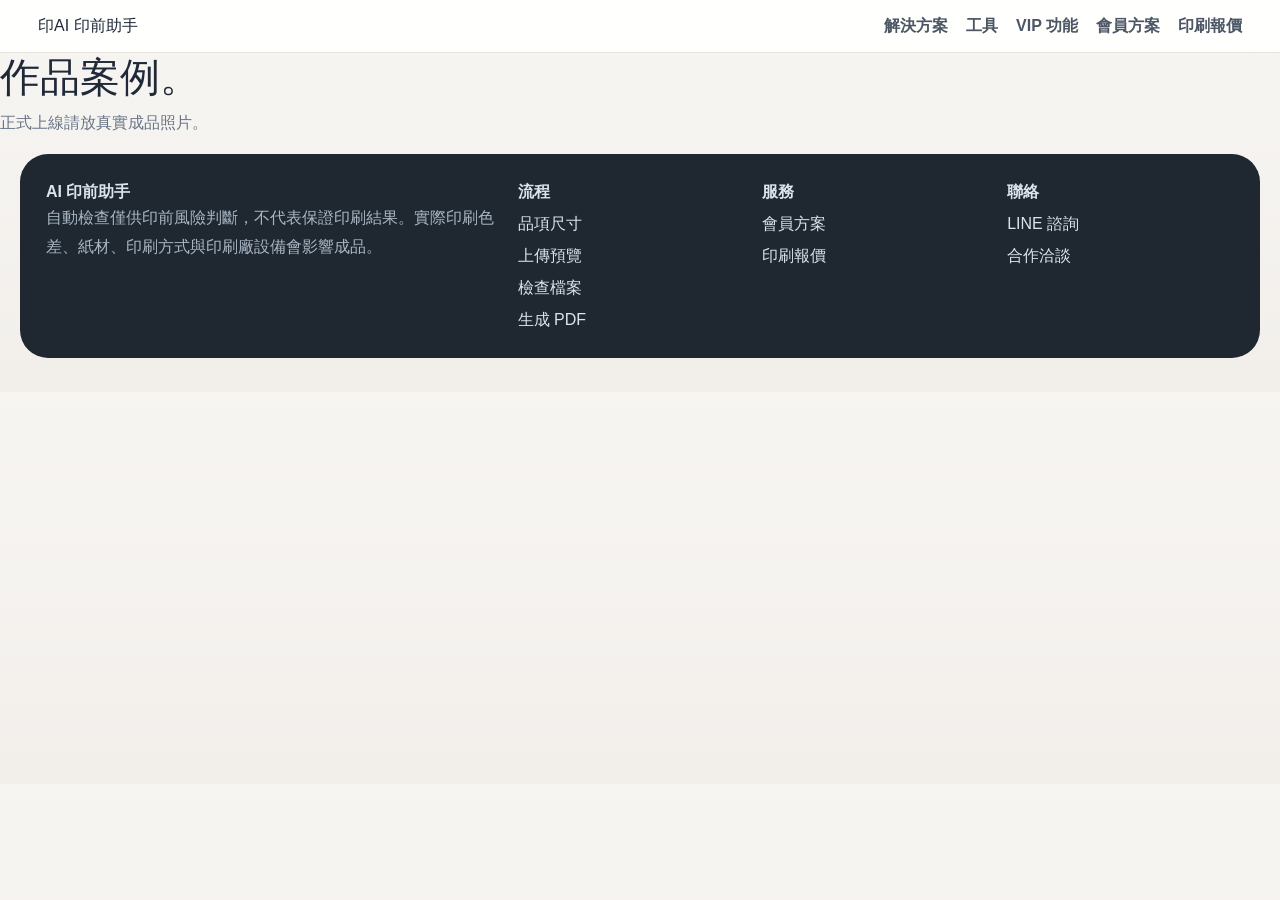
<file: portfolio.html>
<!doctype html><html lang="zh-Hant"><head><meta charset="utf-8"><meta name="viewport" content="width=device-width,initial-scale=1"><title>作品案例｜AI 印前助手</title><link rel="stylesheet" href="https://cdn.jsdelivr.net/npm/bootstrap@5.3.3/dist/css/bootstrap.min.css"><link rel="stylesheet" href="https://cdnjs.cloudflare.com/ajax/libs/font-awesome/6.5.0/css/all.min.css"><link rel="stylesheet" href="skin/css/style.css"></head><body><!-- 導覽區域 STAR --><header class="site-header"><div class="site-nav"><a class="logo" href="index.html"><span class="logo-mark">印</span><span>AI 印前助手</span></a><nav class="nav-menu"><a href="index.html#solutions">解決方案</a><a href="index.html#tools">工具</a><a href="index.html#vip">VIP 功能</a><a href="plans.html">會員方案</a><a href="print-pricing.html">印刷報價</a></nav><button class="mobile-toggle" type="button" aria-label="開啟選單"><i class="fa-solid fa-bars"></i></button></div></header><!-- 導覽區域 END --><main><section class="section"><h1 class="section-title">作品案例。</h1><p class="section-desc">正式上線請放真實成品照片。</p></section></main><!-- Footer 區域 STAR --><div class="line-modal" id="lineModal"><div class="line-card"><button class="line-close" type="button" data-close-line>&times;</button><h3>LINE 聯絡客服</h3><p>請掃描 QR Code 加入好友，或搜尋 LINE ID：<strong>minwanchun</strong></p><img src="skin/img/line-qr.png" alt="LINE QR Code"></div></div>
<footer class="footer"><div class="footer-inner"><div><b>AI 印前助手</b><p>自動檢查僅供印前風險判斷，不代表保證印刷結果。實際印刷色差、紙材、印刷方式與印刷廠設備會影響成品。</p></div><div><b>流程</b><a href="index.html#step1">品項尺寸</a><a href="index.html#step2">上傳預覽</a><a href="index.html#step3">檢查檔案</a><a href="index.html#step4">生成 PDF</a></div><div><b>服務</b><a href="plans.html">會員方案</a><a href="print-pricing.html">印刷報價</a></div><div><b>聯絡</b><a href="#" data-open-line>LINE 諮詢</a><a href="cooperation.html">合作洽談</a></div></div></footer><!-- Footer 區域 END --><!-- 會員彈窗 STAR --><div class="member-modal" id="memberModal"><div class="member-card"><h3>加入會員，繼續使用。</h3><p>你已完成本次免費體驗。升級後可繼續使用 PDF 轉換、出血、裁切線、放大與 CMYK 轉換。</p><div class="d-grid gap-2"><a href="plans.html" class="btnx btnx-primary">查看會員方案</a><a href="print-pricing.html" class="btnx btnx-light">我想直接送印估價</a><button class="btnx btnx-ghost" type="button" data-close-modal>稍後再說</button></div></div></div><!-- 會員彈窗 END -->
<script src="https://code.jquery.com/jquery-3.7.1.min.js"></script><script src="https://cdn.jsdelivr.net/npm/bootstrap@5.3.3/dist/js/bootstrap.bundle.min.js"></script><script src="skin/js/main.js"></script></body></html>
</file>
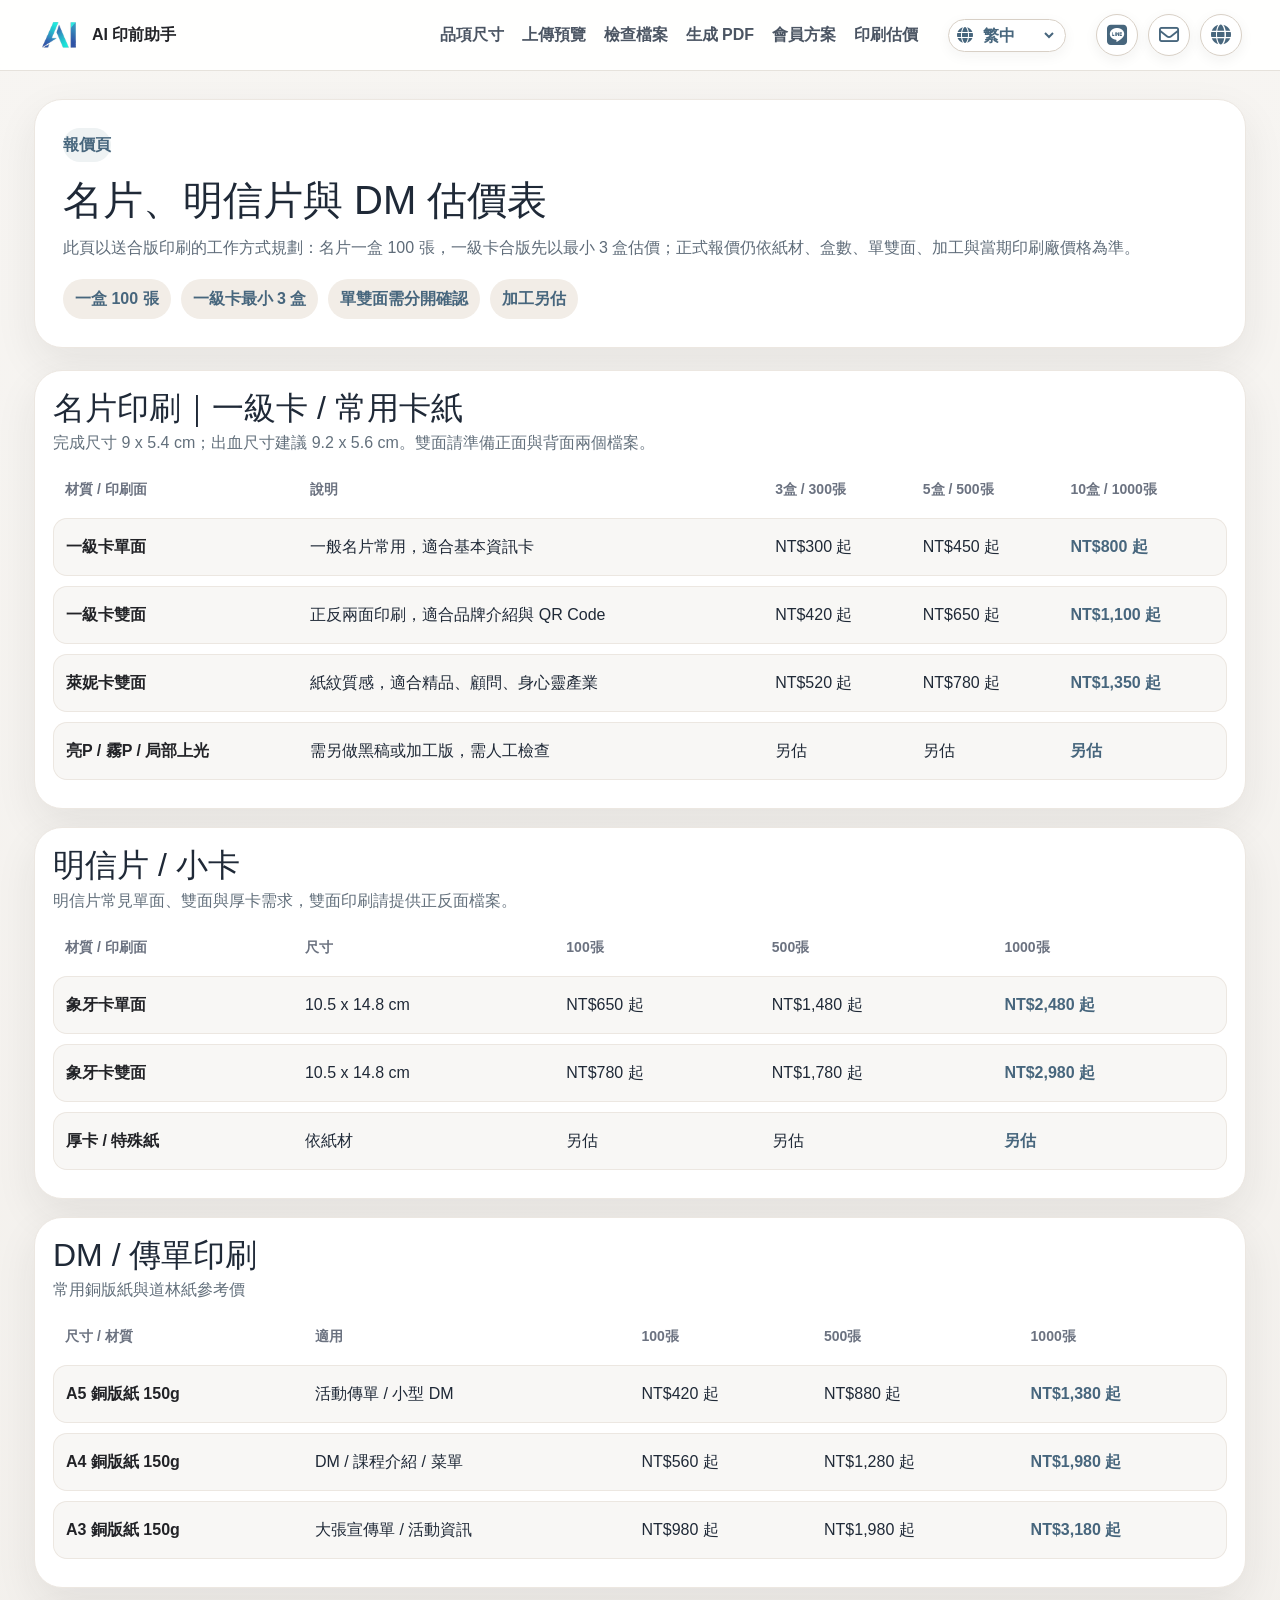
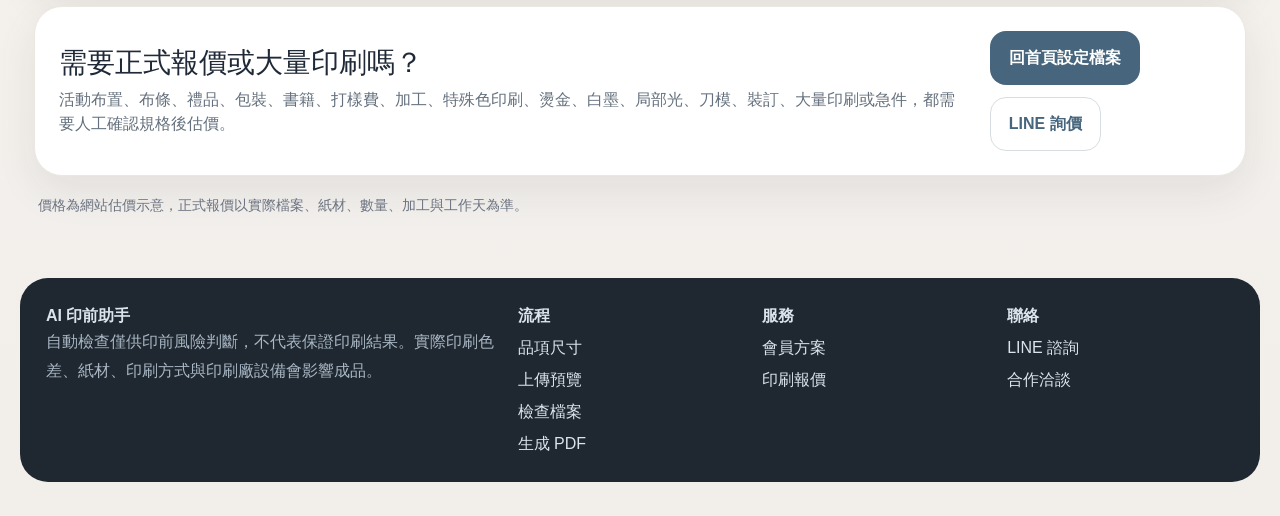
<file: print-pricing.html>
<!doctype html>
<html lang="zh-Hant"><head><meta charset="utf-8"><meta name="viewport" content="width=device-width,initial-scale=1"><title>印刷估價｜AI 印前助手</title><link rel="stylesheet" href="https://cdn.jsdelivr.net/npm/bootstrap@5.3.3/dist/css/bootstrap.min.css"><link rel="stylesheet" href="https://cdnjs.cloudflare.com/ajax/libs/font-awesome/6.5.0/css/all.min.css"><link rel="stylesheet" href="skin/css/style.css"></head><body>
<header class="site-header"><div class="site-nav"><a class="logo logo-real" href="index.html"><img src="skin/img/logo-ai-clean.png" alt="AI 印前助手 Logo"><span>AI 印前助手</span></a><nav class="nav-menu"><a href="index.html#step1">品項尺寸</a><a href="index.html#step2">上傳預覽</a><a href="index.html#step3">檢查檔案</a><a href="index.html#step4">生成 PDF</a><a href="plans.html">會員方案</a><a href="print-pricing.html">印刷估價</a></nav><div class="lang-switch"><i class="fa-solid fa-globe"></i><select id="langSelect" aria-label="Language"><option value="zh-Hant">繁中</option><option value="en">English</option><option value="ja">日本語</option></select></div><div class="social-icons"><button class="social-btn line-btn" type="button" data-open-line><i class="fa-brands fa-line"></i></button><a class="social-btn" href="mailto:wegomwc@gmail.com"><i class="fa-regular fa-envelope"></i></a><a class="social-btn" href="https://phpmytool.com/" target="_blank" rel="noopener"><i class="fa-solid fa-globe"></i></a></div><button class="mobile-toggle" type="button" aria-label="開啟選單"><i class="fa-solid fa-bars"></i></button></div></header>
<main class="page-main"><section class="price-hero"><div class="price-hero-card"><span class="step-no">報價頁</span><h1>名片、明信片與 DM 估價表</h1><p>此頁以送合版印刷的工作方式規劃：名片一盒 100 張，一級卡合版先以最小 3 盒估價；正式報價仍依紙材、盒數、單雙面、加工與當期印刷廠價格為準。</p><div class="price-note-list"><span>一盒 100 張</span><span>一級卡最小 3 盒</span><span>單雙面需分開確認</span><span>加工另估</span></div></div></section>
<section class="price-section">
<div class="table-card"><div class="table-card-head"><h2>名片印刷｜一級卡 / 常用卡紙</h2><p>完成尺寸 9 x 5.4 cm；出血尺寸建議 9.2 x 5.6 cm。雙面請準備正面與背面兩個檔案。</p></div><div class="table-responsive"><table class="price-table"><thead><tr><th>材質 / 印刷面</th><th>說明</th><th>3盒 / 300張</th><th>5盒 / 500張</th><th>10盒 / 1000張</th></tr></thead><tbody><tr><td>一級卡單面</td><td>一般名片常用，適合基本資訊卡</td><td>NT$300 起</td><td>NT$450 起</td><td>NT$800 起</td></tr><tr><td>一級卡雙面</td><td>正反兩面印刷，適合品牌介紹與 QR Code</td><td>NT$420 起</td><td>NT$650 起</td><td>NT$1,100 起</td></tr><tr><td>萊妮卡雙面</td><td>紙紋質感，適合精品、顧問、身心靈產業</td><td>NT$520 起</td><td>NT$780 起</td><td>NT$1,350 起</td></tr><tr><td>亮P / 霧P / 局部上光</td><td>需另做黑稿或加工版，需人工檢查</td><td>另估</td><td>另估</td><td>另估</td></tr></tbody></table></div></div>
<div class="table-card"><div class="table-card-head"><h2>明信片 / 小卡</h2><p>明信片常見單面、雙面與厚卡需求，雙面印刷請提供正反面檔案。</p></div><div class="table-responsive"><table class="price-table"><thead><tr><th>材質 / 印刷面</th><th>尺寸</th><th>100張</th><th>500張</th><th>1000張</th></tr></thead><tbody><tr><td>象牙卡單面</td><td>10.5 x 14.8 cm</td><td>NT$650 起</td><td>NT$1,480 起</td><td>NT$2,480 起</td></tr><tr><td>象牙卡雙面</td><td>10.5 x 14.8 cm</td><td>NT$780 起</td><td>NT$1,780 起</td><td>NT$2,980 起</td></tr><tr><td>厚卡 / 特殊紙</td><td>依紙材</td><td>另估</td><td>另估</td><td>另估</td></tr></tbody></table></div></div>
<div class="table-card"><div class="table-card-head"><h2>DM / 傳單印刷</h2><p>常用銅版紙與道林紙參考價</p></div><div class="table-responsive"><table class="price-table"><thead><tr><th>尺寸 / 材質</th><th>適用</th><th>100張</th><th>500張</th><th>1000張</th></tr></thead><tbody><tr><td>A5 銅版紙 150g</td><td>活動傳單 / 小型 DM</td><td>NT$420 起</td><td>NT$880 起</td><td>NT$1,380 起</td></tr><tr><td>A4 銅版紙 150g</td><td>DM / 課程介紹 / 菜單</td><td>NT$560 起</td><td>NT$1,280 起</td><td>NT$1,980 起</td></tr><tr><td>A3 銅版紙 150g</td><td>大張宣傳單 / 活動資訊</td><td>NT$980 起</td><td>NT$1,980 起</td><td>NT$3,180 起</td></tr></tbody></table></div></div>
<div class="price-cta"><div><h3>需要正式報價或大量印刷嗎？</h3><p>活動布置、布條、禮品、包裝、書籍、打樣費、加工、特殊色印刷、燙金、白墨、局部光、刀模、裝訂、大量印刷或急件，都需要人工確認規格後估價。</p></div><div class="cta-actions"><a class="btnx btnx-primary" href="index.html">回首頁設定檔案</a><button class="btnx btnx-ghost" type="button" data-open-line>LINE 詢價</button></div></div><div class="source-note">價格為網站估價示意，正式報價以實際檔案、紙材、數量、加工與工作天為準。</div>
</section></main><div class="line-modal" id="lineModal"><div class="line-card"><button class="line-close" type="button" data-close-line>&times;</button><h3>LINE 聯絡客服</h3><p>請掃描 QR Code 加入好友，或搜尋 LINE ID：<strong>minwanchun</strong></p><img src="skin/img/line-qr.png" alt="LINE QR Code"></div></div>
<footer class="footer"><div class="footer-inner"><div><b>AI 印前助手</b><p>自動檢查僅供印前風險判斷，不代表保證印刷結果。實際印刷色差、紙材、印刷方式與印刷廠設備會影響成品。</p></div><div><b>流程</b><a href="index.html#step1">品項尺寸</a><a href="index.html#step2">上傳預覽</a><a href="index.html#step3">檢查檔案</a><a href="index.html#step4">生成 PDF</a></div><div><b>服務</b><a href="plans.html">會員方案</a><a href="print-pricing.html">印刷報價</a></div><div><b>聯絡</b><a href="#" data-open-line>LINE 諮詢</a><a href="cooperation.html">合作洽談</a></div></div></footer>
<script src="https://code.jquery.com/jquery-3.7.1.min.js"></script><script src="skin/js/main.js"></script></body></html>
</file>
<file: skin/css/style.css>
:root{
  --c-main:#47667d;
  --c-accent:#ad9b84;
  --c-dark:#222327;
  --c-bg:#f4f2ee;
  --c-magenta:#d34d9b;
  --c-cyan:#6cc7ea;
  --c-guide:#7f868f;
  --shadow:0 16px 42px rgba(34,35,39,.08);
}
*{box-sizing:border-box}
body{margin:0;font-family:Arial,"Noto Sans TC",sans-serif;background:linear-gradient(180deg,#f7f5f2,#f2efeb);color:#1f2937}
a{text-decoration:none;color:inherit}
.site-header{position:sticky;top:0;z-index:50;background:rgba(255,255,255,.92);backdrop-filter:blur(10px);border-bottom:1px solid #e6e2dc}
.site-nav{max-width:1240px;margin:0 auto;padding:14px 18px;display:flex;align-items:center;gap:22px;position:relative}
.logo-real{display:flex;align-items:center;gap:12px;font-weight:900;color:var(--c-dark)}
.logo-real img{width:42px;height:42px;border-radius:12px;object-fit:cover;box-shadow:0 6px 18px rgba(0,0,0,.1)}
.nav-menu{margin-left:auto;display:flex;gap:18px;align-items:center;font-weight:700;color:#4b5563}
.nav-menu a:hover{color:var(--c-main)}
.mobile-toggle{display:none;border:0;background:#fff;border-radius:12px;padding:10px 12px;box-shadow:0 4px 18px rgba(0,0,0,.08)}
.hero-inner,.page-main{max-width:1240px;margin:0 auto;padding:28px 14px 60px}
.flow-shell{background:rgba(255,255,255,.84);border:1px solid #ebe7e1;border-radius:34px;padding:28px;box-shadow:var(--shadow)}
.flow-header{display:flex;justify-content:space-between;gap:24px;align-items:flex-start;margin-bottom:22px}
.flow-header h1{margin:0 0 10px;font-size:44px;line-height:1.08;color:var(--c-dark)}
.flow-header p{margin:0;max-width:860px;color:#5f6b76;font-size:17px;line-height:1.8}
.flow-logo{display:flex;flex-direction:column;align-items:center;justify-content:center;gap:8px;min-width:120px;padding:18px;background:linear-gradient(145deg,#f7f4ef,#efe7dc);border-radius:24px;border:1px solid #e7ddd0}
.flow-logo img{width:64px;height:64px;border-radius:18px;object-fit:cover}
.flow-logo span{font-weight:900;color:var(--c-main);font-size:18px}
.step-nav{display:flex;flex-wrap:wrap;gap:12px;margin-bottom:22px}
.step-pill{padding:11px 16px;border-radius:999px;background:#fff;border:1px solid #dde3e8;display:flex;gap:10px;align-items:center;font-weight:800;color:#4b5563}
.step-pill b,.step-no{display:inline-flex;align-items:center;justify-content:center;min-width:34px;height:34px;border-radius:999px;background:#eef2f3;color:var(--c-main);font-weight:900}
.step-pill.active{border-color:var(--c-main);color:var(--c-main);box-shadow:0 0 0 3px rgba(71,102,125,.12)}
.step-block-v7{background:#fff;border:1px solid #ece7e1;border-radius:30px;padding:26px;margin-bottom:22px;box-shadow:0 10px 28px rgba(34,35,39,.04)}
.step-head-v7{display:flex;align-items:center;gap:16px;margin-bottom:18px}.step-head-v7 h2{margin:0;font-size:28px;color:var(--c-dark)}
.scene-grid-v7{display:grid;grid-template-columns:repeat(6,1fr);gap:16px;margin-bottom:22px}
.scene-card{cursor:pointer;background:#fff;border:1px solid #dde5ea;border-radius:22px;overflow:hidden;box-shadow:0 8px 24px rgba(34,35,39,.04);transition:.2s transform,.2s box-shadow,.2s border-color}
.scene-card:hover{transform:translateY(-3px)}
.scene-card.active{border-color:var(--c-main);box-shadow:0 0 0 3px rgba(71,102,125,.12)}
.scene-thumb{aspect-ratio:4/3;background-size:cover;background-position:center}
.scene-card h4{margin:14px 14px 4px;font-size:17px;color:var(--c-dark)}
.scene-card p{margin:0 14px 15px;color:#65727c;font-weight:700}
.size-form-v13{display:grid;grid-template-columns:1.6fr 1fr 1fr 1fr 1fr;gap:14px}
.size-form-v13 select,.unit-field{min-height:60px;border-radius:18px;border:1px solid #d7dde3;background:#fff;box-shadow:inset 0 1px 0 rgba(255,255,255,.4)}
.size-form-v13 select{padding:0 18px;font-size:18px;font-weight:900;color:var(--c-dark)}
.unit-field{display:flex;align-items:center;overflow:hidden}
.unit-field input{border:0;outline:none;background:transparent;flex:1;padding:0 18px;font-size:18px;font-weight:900;color:var(--c-dark);min-height:58px}
.unit-field span{padding:0 18px 0 10px;color:#8e99a6;font-size:16px;font-weight:900;border-left:1px solid #e4e7eb}
#bleedCm,#targetDpi{color:#909aab}
.upload-check-grid{display:grid;grid-template-columns:1.05fr 1fr;gap:22px;align-items:start}
.dropzone-v7{border:2px dashed #cfe0e5;border-radius:28px;min-height:540px;background:linear-gradient(180deg,#fbfcfc,#f7f8f8);display:flex;align-items:center;justify-content:center;padding:22px;cursor:pointer;transition:.2s}
.dropzone-v7.is-drag{border-color:var(--c-main);background:#f0f5f7}
.dropzone-copy{text-align:center;max-width:440px}
.dropzone-copy strong{display:block;font-size:34px;color:var(--c-dark);margin-bottom:18px}
.dropzone-copy span{display:block;color:#66748a;font-size:17px;line-height:1.8}
.file-name{margin-top:16px;font-weight:900;color:var(--c-main)}
.preview-board{background:linear-gradient(180deg,#fbfbfb,#f6f5f4);border:1px solid #e8e3dd;border-radius:28px;padding:20px;overflow:hidden}
.preview-orientation-bar{display:flex;justify-content:space-between;align-items:center;gap:14px;margin-bottom:12px}
.preview-orientation-bar>span{font-weight:900;color:var(--c-dark)}
.preview-orientation-switch{display:flex;gap:8px;flex-wrap:wrap}
.orientation-btn{border:1px solid #d8dfe7;background:#fff;color:var(--c-main);border-radius:16px;padding:10px 14px;font-weight:900}
.orientation-btn.active{background:#f2ede7;border-color:var(--c-accent)}
.preview-tools{display:flex;justify-content:space-between;gap:12px;align-items:center;flex-wrap:wrap;margin-bottom:14px}
.drag-note{font-size:13px;font-weight:900;color:var(--c-main);background:#f1ece5;border:1px solid #e2d7c8;border-radius:999px;padding:8px 12px;display:inline-flex;gap:8px;align-items:center}
.zoom-box{display:flex;align-items:center;gap:10px;font-weight:900;color:#4b5563}
.zoom-box input{accent-color:var(--c-main)}
.print-preview-wrap{padding:44px 56px 54px;overflow:auto}
.print-preview{position:relative;background:#fff;margin:0 auto;min-width:280px;max-width:620px;width:100%;box-shadow:0 8px 28px rgba(0,0,0,.07)}
.preview-stage{position:absolute;inset:0;overflow:hidden;z-index:1;background:#fff}
.preview-stage img{position:absolute;left:50%;top:50%;width:100%;height:100%;object-fit:cover;transform:translate(-50%,-50%) scale(1);transform-origin:center center;cursor:grab;user-select:none;-webkit-user-drag:none}
.preview-stage img.dragging{cursor:grabbing}
.bleed-frame{position:absolute;inset:0;border:3px solid var(--c-magenta);z-index:4;pointer-events:none}
.trim-frame{position:absolute;left:var(--trim-left);top:var(--trim-top);width:var(--trim-width);height:var(--trim-height);border:2px dashed var(--c-cyan);z-index:5;pointer-events:none}
.crop-mark{position:absolute;width:54px;height:54px;z-index:6;pointer-events:none}
.crop-mark:before,.crop-mark:after{content:"";position:absolute;background:var(--c-guide)}
.crop-mark:before{width:54px;height:2px;top:26px;left:0}.crop-mark:after{width:2px;height:54px;left:26px;top:0}
.crop-mark.tl{left:calc(var(--trim-left) - 27px);top:calc(var(--trim-top) - 27px)}
.crop-mark.tr{left:calc(var(--trim-left) + var(--trim-width) - 27px);top:calc(var(--trim-top) - 27px)}
.crop-mark.bl{left:calc(var(--trim-left) - 27px);top:calc(var(--trim-top) + var(--trim-height) - 27px)}
.crop-mark.br{left:calc(var(--trim-left) + var(--trim-width) - 27px);top:calc(var(--trim-top) + var(--trim-height) - 27px)}
.bleed-guide-line{position:absolute;background:var(--c-guide);z-index:3;pointer-events:none}
.bleed-guide-line.h{height:1px;left:-46px;right:-46px}.bleed-guide-line.v{width:1px;top:-46px;bottom:-46px}
.bleed-guide-line.top{top:var(--trim-top)}.bleed-guide-line.bottom{top:calc(var(--trim-top) + var(--trim-height))}
.bleed-guide-line.left{left:var(--trim-left)}.bleed-guide-line.right{left:calc(var(--trim-left) + var(--trim-width))}
.corner-label{position:absolute;font-size:12px;font-weight:900;background:#fff;border:1px solid #e7e7e7;border-radius:999px;padding:4px 9px;z-index:7;white-space:nowrap}
.corner-label.trim{left:18px;top:-35px;color:var(--c-main)}.corner-label.bleed{left:0;bottom:-42px;color:var(--c-magenta)}.corner-label.crop{right:-10px;top:-35px;color:var(--c-guide)}
.preview-legend{display:flex;gap:16px;flex-wrap:wrap;margin-top:10px;font-weight:900;color:#495565}
.legend-dot{display:inline-block;width:16px;height:16px;border-radius:50%;margin-right:8px;vertical-align:-3px}.legend-red{background:var(--c-magenta)}.legend-blue{background:var(--c-cyan)}.legend-black{background:var(--c-guide)}
.section-desc{color:#687687;font-size:16px;line-height:1.8;margin-bottom:16px}
.step-actions{display:flex;flex-wrap:wrap;gap:12px}
.preflight-report{margin-top:18px;border:1px solid #e8e2db;border-radius:24px;padding:20px;background:#fbfaf8;display:none}.preflight-report.show{display:block}
.report-top{display:flex;justify-content:space-between;gap:16px;align-items:flex-start;margin-bottom:12px}.report-top h3{margin:0 0 8px}.report-top p{margin:0;color:#667484}
.risk-badge{display:inline-flex;align-items:center;padding:8px 12px;border-radius:999px;font-size:13px;font-weight:900}.risk-low{background:#e7f7ed;color:#17784a}.risk-medium{background:#fff2d8;color:#946200}.risk-high{background:#fde7e7;color:#b22828}
.check-list{display:grid;gap:10px;margin:16px 0}.check-item{display:grid;grid-template-columns:150px 1fr;gap:12px;padding:12px 14px;background:#fff;border:1px solid #ece7e1;border-radius:16px}.check-item b{color:var(--c-dark)}.check-item span{color:#607083}
.repair-grid{display:grid;grid-template-columns:repeat(3,1fr);gap:14px;margin:16px 0 18px}
.repair-card{display:flex;gap:14px;align-items:flex-start;padding:18px;border:1px solid #e0e6ea;border-radius:22px;background:#fff;text-align:left}
.repair-card i{font-size:22px;color:var(--c-main);margin-top:3px}.repair-card strong{display:block;font-size:16px;color:var(--c-dark);margin-bottom:6px}.repair-card small{display:block;color:#65717f;line-height:1.6}
.repair-card.active,.repair-card.recommended{border-color:var(--c-main);box-shadow:0 0 0 3px rgba(71,102,125,.12);background:#f9fbfc}
.btnx{display:inline-flex;align-items:center;justify-content:center;gap:10px;border-radius:16px;padding:14px 18px;font-weight:900;border:1px solid transparent;cursor:pointer}
.btnx-primary{background:var(--c-main);color:#fff}.btnx-primary:hover{background:#3d596c}.btnx-light{background:#f2ede7;color:var(--c-main);border-color:#e2d7c8}.btnx-ghost{background:#fff;color:var(--c-main);border:1px solid #d7dee3}
.small-note{color:#65727e;font-weight:700}
.member-modal{position:fixed;inset:0;background:rgba(15,23,42,.45);display:none;align-items:center;justify-content:center;padding:18px;z-index:80}.member-modal.show{display:flex}
.member-card{max-width:460px;background:#fff;border-radius:28px;padding:28px;border:1px solid #eee;box-shadow:var(--shadow)}.member-card h3{margin-top:0;color:var(--c-dark)}
.footer{padding:0 14px 34px}.footer-inner{max-width:1240px;margin:0 auto;background:#1f2830;color:#dbe4ec;border-radius:28px;padding:26px;display:grid;grid-template-columns:2fr 1fr 1fr 1fr 1fr;gap:18px}.footer-inner a{display:block;color:#dbe4ec;margin-top:8px}.footer-inner p{color:#a9b7c5;line-height:1.8}
.price-hero-card,.table-card,.price-cta{background:#fff;border:1px solid #ece7e1;border-radius:28px;box-shadow:var(--shadow)}.price-hero-card{padding:28px}.price-hero-card h1{margin:14px 0 10px;font-size:40px}.price-hero-card p{color:#5f6c79;line-height:1.8}
.price-note-list{display:flex;gap:10px;flex-wrap:wrap;margin-top:14px}.price-note-list span{display:inline-flex;padding:8px 12px;border-radius:999px;background:#f2ede7;color:var(--c-main);font-weight:900}
.price-section{padding-top:22px;display:grid;gap:18px}.table-card{padding:18px}.table-card-head h2{margin:0 0 4px}.table-card-head p{margin:0 0 14px;color:#63707c}
.price-table{width:100%;border-collapse:separate;border-spacing:0 10px}.price-table thead th{font-size:14px;color:#6b7280;padding:0 12px 8px;text-align:left}
.price-table tbody td{background:#f8f7f5;padding:16px 12px;border-top:1px solid #ece7e1;border-bottom:1px solid #ece7e1}
.price-table tbody tr td:first-child{border-left:1px solid #ece7e1;border-radius:14px 0 0 14px;font-weight:900;color:var(--c-dark)}
.price-table tbody tr td:last-child{border-right:1px solid #ece7e1;border-radius:0 14px 14px 0;font-weight:900;color:var(--c-main)}
.price-cta{padding:24px;display:flex;justify-content:space-between;gap:22px;align-items:center}.price-cta h3{margin:0 0 8px}.price-cta p{margin:0;color:#64707d}.cta-actions{display:flex;gap:12px;flex-wrap:wrap}.source-note{font-size:14px;color:#6b7280;line-height:1.7;padding:0 4px}
@media (max-width:1180px){.scene-grid-v7{grid-template-columns:repeat(3,1fr)}.size-form-v13{grid-template-columns:repeat(2,1fr)}.upload-check-grid{grid-template-columns:1fr}.repair-grid{grid-template-columns:repeat(2,1fr)}.footer-inner{grid-template-columns:1.6fr 1fr 1fr}}
@media (max-width:820px){.nav-menu{display:none}.site-nav.open .nav-menu{display:flex;position:absolute;left:14px;right:14px;top:72px;background:#fff;border:1px solid #e9e3dc;border-radius:22px;padding:14px;flex-direction:column;box-shadow:var(--shadow)}.mobile-toggle{display:block;margin-left:auto}.flow-header{flex-direction:column}.flow-header h1{font-size:34px}.scene-grid-v7{grid-template-columns:repeat(2,1fr)}.size-form-v13{grid-template-columns:1fr}.repair-grid{grid-template-columns:1fr}.check-item{grid-template-columns:1fr}.footer-inner{grid-template-columns:1fr 1fr}.print-preview-wrap{padding:40px 38px 54px}.price-cta{flex-direction:column;align-items:flex-start}}
@media (max-width:560px){.flow-shell{padding:18px}.step-block-v7{padding:18px}.scene-grid-v7{grid-template-columns:1fr}.preview-orientation-bar{display:block}.preview-orientation-switch{margin-top:10px}.preview-tools{display:block}.zoom-box{margin-top:10px}.print-preview-wrap{padding:38px 26px 54px}.corner-label{display:none}.footer-inner{grid-template-columns:1fr}}

/* v15 modifications */
.social-icons{display:flex;gap:10px;align-items:center;margin-left:8px}
.social-btn{width:42px;height:42px;border-radius:50%;border:1px solid #d8d0c6;background:#fff;color:#47667d;display:inline-flex;align-items:center;justify-content:center;font-size:20px;box-shadow:0 4px 14px rgba(34,35,39,.06)}
.social-btn:hover{background:#f2ede7;color:#222327}
.size-form-v13{grid-template-columns:1.6fr 1fr 1fr 1.1fr 1fr 1fr!important}
#bleedCm,#targetDpi,#cornerRadius{color:#111827!important}
.scene-grid-v7{grid-template-columns:repeat(3,1fr)!important}
.crop-mark.tl{left:-52px!important;top:-52px!important}
.crop-mark.tr{right:-52px!important;left:auto!important;top:-52px!important}
.crop-mark.bl{left:-52px!important;top:auto!important;bottom:-52px!important}
.crop-mark.br{right:-52px!important;left:auto!important;top:auto!important;bottom:-52px!important}
.preview-stage img{max-width:none!important;max-height:none!important}
.faq-section{background:#fff;border:1px solid #ece7e1;border-radius:30px;padding:26px;margin-top:22px;box-shadow:0 10px 28px rgba(34,35,39,.04)}
.faq-grid{display:grid;grid-template-columns:repeat(2,1fr);gap:14px}
.faq-grid details{background:#fbfaf8;border:1px solid #e8e2db;border-radius:18px;padding:16px}
.faq-grid summary{cursor:pointer;font-weight:900;color:#222327}
.faq-grid p{margin:10px 0 0;color:#667484;line-height:1.7}
.line-modal{position:fixed;inset:0;background:rgba(15,23,42,.45);display:none;align-items:center;justify-content:center;padding:18px;z-index:90}
.line-modal.show{display:flex}
.line-card{max-width:420px;width:100%;background:#fff;border-radius:28px;padding:28px;text-align:center;position:relative;border:1px solid #eee;box-shadow:var(--shadow)}
.line-card img{width:230px;max-width:100%;border:1px solid #e6e2dc;border-radius:18px;padding:10px;background:#fff}
.line-card h3{margin:0 0 8px;color:#222327}
.line-card p{color:#667484;line-height:1.7}
.line-close{position:absolute;right:16px;top:12px;border:0;background:#f2ede7;border-radius:50%;width:36px;height:36px;font-size:24px;line-height:1;color:#47667d}
.footer-inner{grid-template-columns:2fr 1fr 1fr 1fr!important}
@media (max-width:1180px){.size-form-v13{grid-template-columns:repeat(3,1fr)!important}.upload-check-grid{grid-template-columns:1fr}.repair-grid{grid-template-columns:repeat(2,1fr)}}
@media (max-width:820px){.social-icons{margin-left:auto}.site-nav.open .nav-menu{display:flex}.faq-grid{grid-template-columns:1fr}.footer-inner{grid-template-columns:1fr 1fr!important}}
@media (max-width:560px){.scene-grid-v7{grid-template-columns:1fr!important}.size-form-v13{grid-template-columns:1fr!important}.social-btn{width:38px;height:38px}.footer-inner{grid-template-columns:1fr!important}}

/* v16 membership page */
.plans-main{max-width:1240px;margin:0 auto;padding:28px 14px 60px}
.plans-hero-card{background:linear-gradient(135deg,#ffffff 0%,#f6f2ec 52%,#e9dfd1 100%);border:1px solid #e7ded2;border-radius:34px;box-shadow:var(--shadow);padding:34px;display:grid;grid-template-columns:1.5fr .7fr;gap:28px;align-items:stretch}
.plans-hero-copy h1{font-size:46px;line-height:1.08;margin:16px 0 14px;color:var(--c-dark)}
.plans-hero-copy p{font-size:17px;line-height:1.85;color:#5f6c79;max-width:800px;margin:0}
.plans-hero-tags{display:flex;gap:10px;flex-wrap:wrap;margin-top:20px}
.plans-hero-tags span{display:inline-flex;padding:9px 13px;border-radius:999px;background:#fff;border:1px solid #e5ded4;color:var(--c-main);font-weight:900}
.plans-hero-panel{background:#1f2830;color:#fff;border-radius:28px;padding:26px;display:flex;flex-direction:column;justify-content:space-between;min-height:260px}
.plans-hero-panel .panel-icon{width:64px;height:64px;border-radius:20px;background:#ad9b84;color:#1f2830;display:flex;align-items:center;justify-content:center;font-size:28px;margin-bottom:18px}
.plans-hero-panel h2{font-size:28px;margin:0 0 10px}
.plans-hero-panel p{color:#d9e0e7;line-height:1.7;margin-bottom:18px}
.plans-section{padding-top:22px}
.plans-grid{display:grid;grid-template-columns:repeat(4,1fr);gap:18px}
.plan-card{position:relative;background:#fff;border:1px solid #e8e2db;border-radius:28px;padding:24px;box-shadow:0 12px 32px rgba(34,35,39,.06);display:flex;flex-direction:column;min-height:560px;overflow:hidden}
.plan-card.featured{border-color:var(--c-main);box-shadow:0 0 0 3px rgba(71,102,125,.12),0 18px 44px rgba(34,35,39,.1)}
.recommended-ribbon{position:absolute;right:18px;top:18px;background:var(--c-main);color:#fff;border-radius:999px;padding:7px 12px;font-size:13px;font-weight:900}
.plan-badge{display:inline-flex;width:max-content;background:#f2ede7;color:var(--c-main);border:1px solid #e1d6c8;border-radius:999px;padding:7px 12px;font-weight:900;margin-bottom:12px}
.plan-head h2{font-size:25px;margin:0 0 8px;color:var(--c-dark)}
.plan-head p{color:#64707d;line-height:1.65;min-height:54px;margin:0}
.plan-price{font-size:38px;font-weight:950;color:var(--c-dark);margin:18px 0 16px}
.plan-price small{font-size:15px;color:#7a8794;font-weight:900}
.plan-list{display:grid;gap:12px;list-style:none;padding:0;margin:0 0 24px;flex:1}
.plan-list li{display:flex;gap:10px;align-items:flex-start;color:#425161;line-height:1.55;font-weight:700}
.plan-list i{color:var(--c-main);margin-top:4px}
.plan-list li.muted{color:#9aa3ad}.plan-list li.muted i{color:#a9b2bc}
.plan-btn{width:100%;margin-top:auto}
.vip-feature-section,.plans-note-section{padding-top:22px}
.vip-feature-grid{display:grid;grid-template-columns:repeat(4,1fr);gap:14px}
.vip-feature-grid div{background:#f8f7f5;border:1px solid #ece7e1;border-radius:20px;padding:18px;display:grid;gap:8px}
.vip-feature-grid i{width:42px;height:42px;border-radius:14px;background:#eef2f3;color:var(--c-main);display:flex;align-items:center;justify-content:center;font-size:20px}
.vip-feature-grid b{color:var(--c-dark);font-size:16px}
.vip-feature-grid span{color:#667484;line-height:1.6;font-size:14px}
@media(max-width:1180px){.plans-grid{grid-template-columns:repeat(2,1fr)}.vip-feature-grid{grid-template-columns:repeat(2,1fr)}.plans-hero-card{grid-template-columns:1fr}}
@media(max-width:760px){.plans-main{padding:18px 12px 44px}.plans-hero-card{padding:22px;border-radius:26px}.plans-hero-copy h1{font-size:34px}.plans-grid{grid-template-columns:1fr}.vip-feature-grid{grid-template-columns:1fr}.plan-card{min-height:auto}}
/* v19 double side upload / cleaner tool UI */
.size-form-v13{grid-template-columns:1.55fr 1fr 1fr 1fr 1.05fr 1fr 1fr!important}
#printSide{color:#111827!important}
.duplex-layout{display:grid;grid-template-columns:.9fr 1.15fr;gap:24px;align-items:start}
.upload-side-list{display:grid;gap:16px}
.side-upload-card{background:#fff;border:1px solid #e8e2db;border-radius:26px;padding:18px;box-shadow:0 10px 28px rgba(34,35,39,.04)}
.side-title{display:flex;justify-content:space-between;align-items:center;margin-bottom:12px}.side-title span{font-size:20px;font-weight:950;color:#222327}.side-title small{font-weight:800;color:#667484}
.dropzone-side{min-height:230px;border:2px dashed #cfe0e5;border-radius:24px;background:linear-gradient(180deg,#fbfcfc,#f7f8f8);display:flex;flex-direction:column;align-items:center;justify-content:center;text-align:center;gap:10px;padding:20px;cursor:pointer}
.dropzone-side.is-drag{border-color:var(--c-main);background:#f0f5f7}.dropzone-side strong{font-size:24px;color:#222327}.dropzone-side span{color:#667484;line-height:1.7}.upload-cloud{font-size:44px;color:#47667d;background:#f2ede7;border-radius:20px;padding:16px}
.duplex-tip{display:flex;gap:10px;align-items:flex-start;background:#f2ede7;color:#47667d;border:1px solid #e2d7c8;border-radius:18px;padding:14px;font-weight:800;line-height:1.65}
.preview-stack{display:grid;gap:18px}.preview-side{padding:18px}.preview-side.back-side-panel{display:none}.back-side-panel{display:none}
.rect-icon{display:inline-block;border:2px solid currentColor;border-radius:4px;vertical-align:-3px;margin-right:5px}.rect-landscape{width:23px;height:14px}.rect-portrait{width:14px;height:23px}
.bleed-guide-line{display:none!important}.crop-mark.tl{left:-58px!important;top:-58px!important}.crop-mark.tr{right:-58px!important;left:auto!important;top:-58px!important}.crop-mark.bl{left:-58px!important;top:auto!important;bottom:-58px!important}.crop-mark.br{right:-58px!important;left:auto!important;top:auto!important;bottom:-58px!important}
.print-preview,.preview-stage,.bleed-frame{border-radius:var(--corner-radius,0px)}.trim-frame{border-radius:calc(var(--corner-radius,0px) * .75)}
.tool-panel-grid{display:grid;grid-template-columns:.9fr 1.6fr 1.05fr;gap:16px;align-items:stretch;margin-top:16px}.tool-panel{border:1px solid #e8e2db;border-radius:26px;background:#fff;padding:18px;box-shadow:0 10px 28px rgba(34,35,39,.04)}.recommended-panel{background:linear-gradient(180deg,#f9fbfc,#f2ede7);border-color:#d8d0c6}.tool-panel-title{display:flex;gap:10px;align-items:center;color:#222327;font-size:18px;font-weight:950;margin-bottom:12px}.tool-panel-title i{color:#47667d}.tool-list{display:grid;gap:10px}.compact-tools{grid-template-columns:repeat(2,1fr)}.repair-tool{width:100%;text-align:left;border:1px solid #dfe6ea;background:#fff;border-radius:18px;padding:14px;display:grid;gap:6px;cursor:pointer}.repair-tool strong{font-size:16px;color:#222327}.repair-tool small{color:#667484;line-height:1.55}.repair-tool.active{border-color:#47667d;box-shadow:0 0 0 3px rgba(71,102,125,.12);background:#f8fbfc}.selected-tool-bar{display:flex;flex-wrap:wrap;gap:12px;align-items:center;background:#fbfaf8;border:1px solid #e8e2db;border-radius:22px;padding:16px;margin-top:18px}.selected-tool-bar span{font-weight:900;color:#667484}.selected-tool-bar b{font-size:18px;color:#222327;margin-right:auto}.faq-seo-grid details summary{display:flex;gap:10px;align-items:flex-start}.faq-seo-grid details summary i{color:#47667d;margin-top:2px;min-width:20px}
.footer-inner{grid-template-columns:2fr 1fr 1fr 1fr!important}
@media(max-width:1180px){.size-form-v13{grid-template-columns:repeat(3,1fr)!important}.duplex-layout{grid-template-columns:1fr}.tool-panel-grid{grid-template-columns:1fr}.compact-tools{grid-template-columns:repeat(2,1fr)}}
@media(max-width:760px){.size-form-v13{grid-template-columns:1fr!important}.compact-tools{grid-template-columns:1fr}.selected-tool-bar b{width:100%;margin-right:0}.duplex-tip{font-size:14px}}

/* v21 corrections */
.logo-real img,.flow-logo img{background:transparent!important;box-shadow:none!important;object-fit:contain!important;border-radius:0!important}
.scene-thumb{aspect-ratio:16/6.6!important;min-height:0!important;background-size:cover!important}
.scene-card h4{margin-top:10px!important}
.scene-card p{margin-bottom:10px!important}
.dropzone-v7 .fa-cloud-arrow-up,.dropzone-v7 .upload-icon,.dropzone-v7 img.upload-icon{display:none!important}
.dropzone-v7{border-color:#cfe0e5!important}
.crop-mark{width:44px!important;height:44px!important}
.crop-mark:before{width:44px!important;height:2px!important;top:21px!important;left:0!important}
.crop-mark:after{height:44px!important;width:2px!important;left:21px!important;top:0!important}
.crop-mark.tl{left:-24px!important;top:-24px!important}
.crop-mark.tr{right:-24px!important;left:auto!important;top:-24px!important}
.crop-mark.bl{left:-24px!important;top:auto!important;bottom:-24px!important}
.crop-mark.br{right:-24px!important;left:auto!important;top:auto!important;bottom:-24px!important}
.bleed-guide-line.h{left:-22px!important;right:-22px!important}
.bleed-guide-line.v{top:-22px!important;bottom:-22px!important}
.orientation-btn .fa-arrow-right,.orientation-btn .fa-arrow-up,.orientation-btn .fa-table-cells-large,.orientation-btn .fa-table-cells{display:none!important}
.orientation-btn[data-orientation="landscape"]:before{content:"";width:22px;height:12px;border:2px solid currentColor;border-radius:3px;display:inline-block;margin-right:8px;vertical-align:-1px}
.orientation-btn[data-orientation="portrait"]:before{content:"";width:12px;height:22px;border:2px solid currentColor;border-radius:3px;display:inline-block;margin-right:8px;vertical-align:-6px}
#printSide:disabled{background:#f4f4f4!important;color:#999!important;cursor:not-allowed!important}

/* v22 membership/account revisions */
.plans-grid{grid-template-columns:repeat(3,1fr)!important}
.account-modal{position:fixed;inset:0;background:rgba(15,23,42,.48);display:none;align-items:center;justify-content:center;padding:18px;z-index:100}
.account-modal.show{display:flex}
.account-card{width:100%;max-width:460px;background:#fff;border:1px solid #ece7e1;border-radius:28px;padding:28px;position:relative;box-shadow:var(--shadow)}
.account-card h3{margin:14px 0 8px;color:var(--c-dark);font-size:26px}
.account-card p{color:#667484;line-height:1.7;margin-bottom:18px}
.account-form{display:grid;gap:12px;margin-bottom:18px}
.account-form label{display:grid;gap:7px;font-weight:900;color:#374151}
.account-form input{border:1px solid #d7dde3;border-radius:14px;min-height:48px;padding:0 14px;font-weight:700;color:#111827}
@media(max-width:1180px){.plans-grid{grid-template-columns:repeat(2,1fr)!important}}
@media(max-width:760px){.plans-grid{grid-template-columns:1fr!important}}
/* v24 account/login/manual modal corrections */
.login-options{display:grid;gap:10px;margin:16px 0}
.login-btn{width:100%;min-height:52px;border:1px solid #d7dde3;background:#fff;border-radius:16px;display:flex;align-items:center;gap:12px;padding:0 16px;font-weight:900;color:#222327;cursor:pointer;text-align:left}
.login-btn i{width:24px;text-align:center;font-size:20px;color:#47667d}
.login-btn:hover{background:#f2ede7;border-color:#ad9b84}
.login-btn.apple i{color:#111}.login-btn.line i{color:#06c755}.login-btn.fb i{color:#1877f2}.login-btn.google i{color:#ea4335}
.account-small-note{font-size:13px;color:#7a8794;margin:10px 0 0!important;line-height:1.65!important}
.line-card #lineModalDesc{text-align:left;line-height:1.8}
.line-card #lineModalTitle{text-align:center}
/* v25 multilingual and cleanup */
.lang-switch{display:flex;align-items:center;gap:6px;margin-left:8px;padding:6px 8px;border:1px solid #d8d0c6;border-radius:999px;background:#fff;color:#47667d;font-weight:900;box-shadow:0 4px 14px rgba(34,35,39,.05)}
.lang-switch select{border:0;background:transparent;outline:none;color:#47667d;font-weight:900;cursor:pointer;max-width:96px}
.duplex-tip{display:none!important}
.corner-label.trim,.corner-label.crop{display:none!important}
.orientation-btn .rect-icon,.orientation-btn i{display:none!important}
.orientation-btn:before{content:"";display:inline-block;margin-right:8px;border:2px solid currentColor;border-radius:3px;vertical-align:middle;box-sizing:border-box}
.orientation-btn[data-orientation="landscape"]:before{width:24px;height:13px}
.orientation-btn[data-orientation="portrait"]:before{width:13px;height:24px}
.member-modal.show,.line-modal.show,.account-modal.show{display:flex!important}
.line-card.manual-check-card{max-width:560px;text-align:left}
.line-card.manual-check-card img{display:block;margin:16px auto 0}
@media(max-width:820px){.lang-switch{margin-left:auto}.social-icons{margin-left:0}}

/* v26 payment and cooperation modal */
.payment-modal,.coop-modal{position:fixed;inset:0;background:rgba(15,23,42,.52);display:none;align-items:center;justify-content:center;padding:18px;z-index:110}
.payment-modal.show,.coop-modal.show{display:flex}
.payment-card,.coop-card{width:100%;max-width:520px;background:#fff;border:1px solid #ece7e1;border-radius:28px;padding:28px;position:relative;box-shadow:var(--shadow)}
.coop-card{max-width:720px}
.payment-card h3,.coop-card h3{margin:14px 0 8px;color:var(--c-dark);font-size:26px}
.payment-desc,.coop-card p{color:#667484;line-height:1.7;margin-bottom:18px}
.fake-card-box{background:linear-gradient(135deg,#47667d,#222327);color:#fff;border-radius:22px;padding:22px;margin:18px 0;box-shadow:0 14px 32px rgba(34,35,39,.18)}
.fake-card-top,.fake-card-bottom{display:flex;justify-content:space-between;align-items:center;font-weight:900;color:#d8c7ab}
.fake-card-number{font-size:28px;font-weight:900;letter-spacing:2px;margin:28px 0;color:#fff}
.payment-form{display:grid;grid-template-columns:2fr 1fr 1fr;gap:12px;margin-bottom:14px}
.payment-form label,.coop-form label{display:grid;gap:7px;font-weight:900;color:#374151}
.payment-form input,.coop-form input,.coop-form select,.coop-form textarea{border:1px solid #d7dde3;border-radius:14px;min-height:46px;padding:0 14px;font-weight:700;color:#111827;background:#fff}
.coop-form textarea{padding:12px 14px;resize:vertical}
.payment-note{background:#f8f7f5;border:1px solid #e8e2db;border-radius:16px;padding:13px 14px;color:#5f6c79;line-height:1.7;margin-bottom:16px}
.coop-form{display:grid;grid-template-columns:repeat(2,1fr);gap:14px;margin-bottom:18px}
.coop-form .full{grid-column:1/-1}
.coop-result{display:none;margin-top:12px;background:#eef7f0;border:1px solid #cce6d2;color:#226b38;border-radius:14px;padding:12px;font-weight:800}
.coop-result.show{display:block}
@media(max-width:760px){.payment-form,.coop-form{grid-template-columns:1fr}.fake-card-number{font-size:22px}.payment-card,.coop-card{padding:22px}}

/* v27 modal isolation */
.payment-modal,.coop-modal{display:none}
.payment-modal.show,.coop-modal.show{display:flex}

/* v28 standalone pages */
.standalone-main{padding-top:42px}
.standalone-card{max-width:920px;margin:0 auto;background:#fff;border:1px solid #ece7e1;border-radius:34px;padding:34px;box-shadow:var(--shadow)}
.standalone-card h1{font-size:38px;margin:16px 0 12px;color:var(--c-dark)}
.standalone-card>p{font-size:17px;line-height:1.85;color:#5f6c79;max-width:760px}
.payment-page-card{max-width:720px}
.payment-form-page{margin-top:20px}
.coop-form-page{margin-top:22px}
body>.payment-modal:not(.show),body>.coop-modal:not(.show){display:none!important}
@media(max-width:760px){.standalone-card{padding:22px;border-radius:26px}.standalone-card h1{font-size:30px}}

/* v29 cooperation page form refinement */
.coop-page-card{max-width:900px!important}
.coop-form-page{display:grid!important;grid-template-columns:1fr!important;gap:24px!important;margin-top:28px!important}
.coop-form-page .coop-row{display:grid;grid-template-columns:repeat(2,minmax(0,1fr));gap:24px}
.coop-form-page label{display:grid!important;gap:10px!important;font-weight:900!important;color:#273241!important;font-size:16px!important}
.coop-form-page input,.coop-form-page textarea{width:100%!important;border:1px solid #d9e0e5!important;border-radius:18px!important;background:#fff!important;color:#111827!important;font-size:16px!important;font-weight:700!important;box-shadow:0 8px 22px rgba(34,35,39,.04)!important}
.coop-form-page input{min-height:58px!important;padding:0 18px!important}
.coop-form-page textarea{min-height:170px!important;padding:16px 18px!important;line-height:1.7!important;resize:vertical!important}
.coop-page-card .step-actions{margin-top:26px!important;display:flex!important;gap:16px!important;align-items:center!important}
.coop-page-card .btnx{min-width:160px!important}
.coop-page-card #coopResult:empty{display:none!important}
.coop-page-card #coopResult.show{display:block!important;margin-top:18px!important}
@media(max-width:760px){.coop-form-page .coop-row{grid-template-columns:1fr}.coop-page-card .step-actions{flex-direction:column;align-items:stretch!important}.coop-page-card .btnx{width:100%!important}}

/* v30 cooperation page premium layout */
.coop-bg{max-width:1180px!important;padding-top:34px!important}
.coop-hero-panel{display:grid;grid-template-columns:1.6fr .65fr;gap:24px;align-items:stretch;margin-bottom:24px}
.coop-hero-copy,.coop-hero-note,.coop-form-shell{background:rgba(255,255,255,.92);border:1px solid #e8e2db;border-radius:32px;box-shadow:var(--shadow)}
.coop-hero-copy{padding:34px}
.coop-hero-copy h1{font-size:44px;line-height:1.1;margin:16px 0 14px;color:var(--c-dark)}
.coop-hero-copy p{max-width:760px;margin:0;color:#5f6c79;font-size:17px;line-height:1.9}
.coop-hero-note{padding:28px;display:flex;flex-direction:column;justify-content:center;gap:12px;background:linear-gradient(135deg,#ffffff,#f4efe7)}
.coop-hero-note i{width:58px;height:58px;border-radius:20px;background:#f2ede7;color:var(--c-main);display:flex;align-items:center;justify-content:center;font-size:26px}
.coop-hero-note b{font-size:24px;color:var(--c-dark)}
.coop-hero-note span{color:#63707d;line-height:1.7}
.coop-form-shell{padding:34px}
.coop-section-title{display:flex;justify-content:space-between;gap:24px;align-items:flex-end;margin-bottom:26px;border-bottom:1px solid #eee7df;padding-bottom:20px}
.coop-section-title h2{margin:0;color:var(--c-dark);font-size:30px}
.coop-section-title p{margin:0;color:#667484;line-height:1.7}
.redesigned-coop-form{display:block!important;margin:0!important}
.coop-field-grid{display:grid;grid-template-columns:repeat(2,minmax(0,1fr));gap:26px 28px;margin-bottom:28px}
.redesigned-coop-form label{display:grid!important;gap:10px!important;margin:0!important;font-size:16px!important;font-weight:900!important;color:#273241!important}
.redesigned-coop-form label span{display:block;line-height:1.2}
.redesigned-coop-form input,.redesigned-coop-form textarea{width:100%!important;border:1px solid #d8e0e6!important;border-radius:18px!important;background:#fff!important;color:#111827!important;font-size:16px!important;font-weight:700!important;box-shadow:0 10px 26px rgba(34,35,39,.04)!important;transition:border-color .18s ease,box-shadow .18s ease!important}
.redesigned-coop-form input{height:60px!important;padding:0 18px!important}
.redesigned-coop-form textarea{min-height:190px!important;padding:18px!important;line-height:1.75!important;resize:vertical!important}
.redesigned-coop-form input:focus,.redesigned-coop-form textarea:focus{outline:none!important;border-color:var(--c-main)!important;box-shadow:0 0 0 4px rgba(73,103,126,.12)!important}
.coop-note-field{margin-top:4px!important}
.coop-action-row{display:flex!important;gap:16px!important;align-items:center!important;margin-top:28px!important}
.coop-action-row .btnx{min-width:170px!important}
.coop-form-shell #coopResult:empty{display:none!important}
.coop-form-shell #coopResult.show{display:block!important;margin-top:18px!important}
@media(max-width:900px){.coop-hero-panel{grid-template-columns:1fr}.coop-section-title{display:block}.coop-section-title p{margin-top:8px}.coop-field-grid{grid-template-columns:1fr}}
@media(max-width:560px){.coop-bg{padding-top:20px!important}.coop-hero-copy,.coop-hero-note,.coop-form-shell{padding:22px;border-radius:24px}.coop-hero-copy h1{font-size:34px}.coop-action-row{flex-direction:column;align-items:stretch!important}.coop-action-row .btnx{width:100%!important}}
</file>
